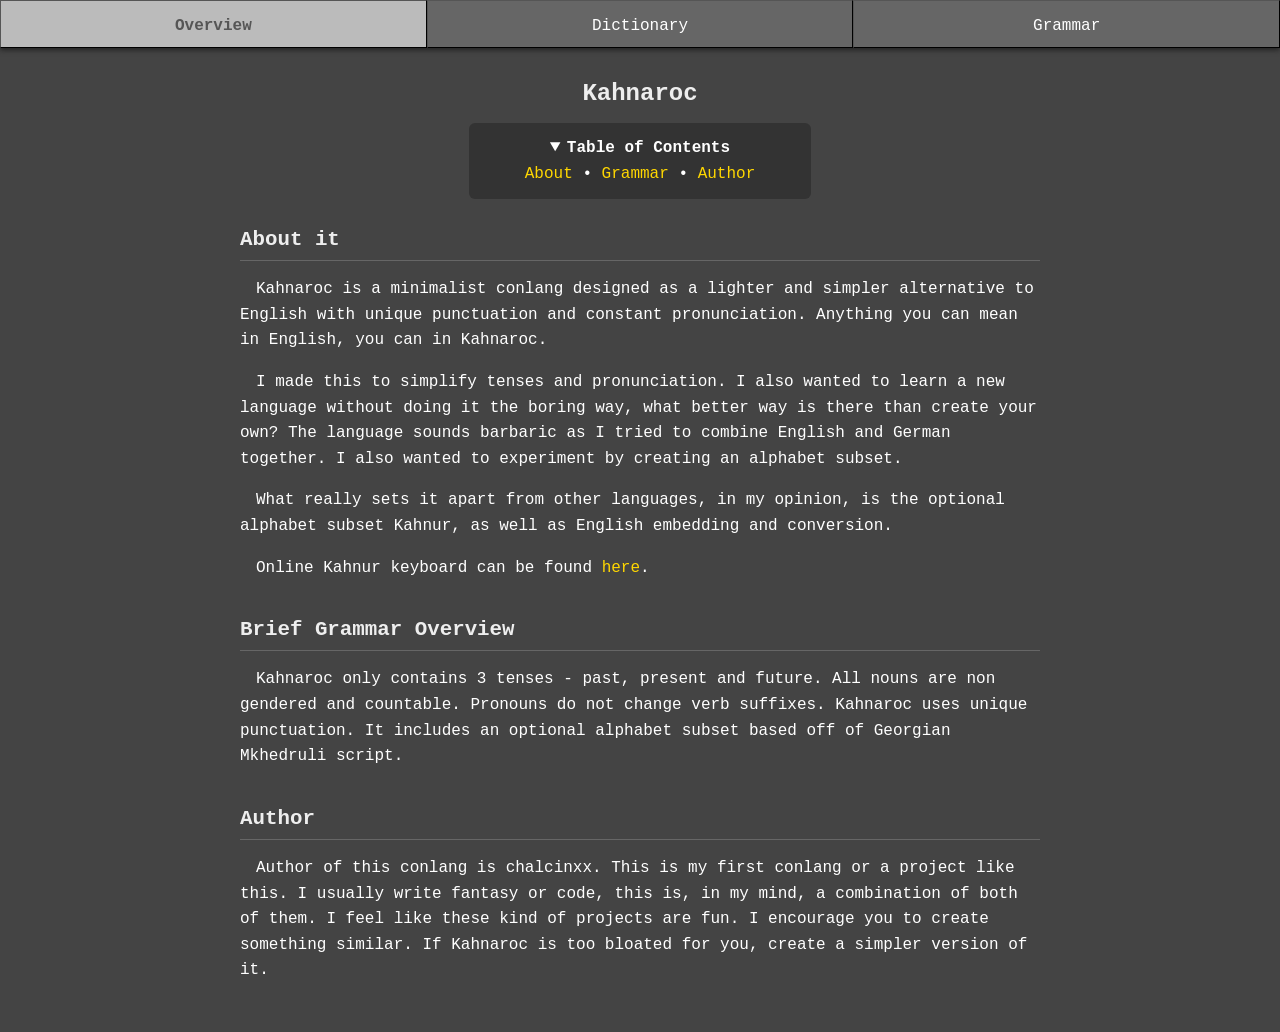
<file: index.html>
<!DOCTYPE html>
<html lang="en">
   <head>
      <meta charset="UTF-8">
      <meta name="viewport" content="width=device-width, initial-scale=1.0">
      <title>Kahnaroc</title>
      <link rel="stylesheet" href="top_bar_style.css?v=4">
   </head>

   <body>
      <div id="top_bar">
         <a class="selected">Overview</a>
         <a href="dictionary/index.html">Dictionary</a>
         <a href="grammar_rules/index.html">Grammar</a>
      </div>

      <div id="body">
         <h1>Kahnaroc</h1>

         <details id="toc" open>
            <summary>Table of Contents</summary>
            <a href="#about">About</a> •
            <a href="#grammar">Grammar</a> •
            <a href="#author">Author</a>
         </details>

         <section>         
            <h3 id="about">About it</h3>
            <p><span></span>Kahnaroc is a minimalist conlang designed as a lighter and simpler alternative to English with unique punctuation and constant pronunciation. Anything you can mean in English, you can in Kahnaroc.</p>
            <p><span></span>I made this to simplify tenses and pronunciation. I also wanted to learn a new language without doing it the boring way, what better way is there than create your own? The language sounds barbaric as I tried to combine English and German together. I also wanted to experiment by creating an alphabet subset.</p>
            <p><span></span>What really sets it apart from other languages, in my opinion, is the optional alphabet subset Kahnur, as well as English embedding and conversion.</p>
            <p><span></span>Online Kahnur keyboard can be found <a href="keyboard/keyboard.html">here</a>.</p>
         </section>

         <section>
            <h3 id="grammar">Brief Grammar Overview</h3>
            <p><span></span>Kahnaroc only contains 3 tenses - past, present and future. All nouns are non gendered and countable. Pronouns do not change verb suffixes. Kahnaroc uses unique punctuation. It includes an optional alphabet subset based off of Georgian Mkhedruli script.</p>
         </section>

         <section>
            <h3 id="author">Author</h3>
            <p><span></span>Author of this conlang is chalcinxx. This is my first conlang or a project like this. I usually write fantasy or code, this is, in my mind, a combination of both of them. I feel like these kind of projects are fun. I encourage you to create something similar. If Kahnaroc is too bloated for you, create a simpler version of it.</p>
         </section>
      </div>
   </body>
</html>
</file>
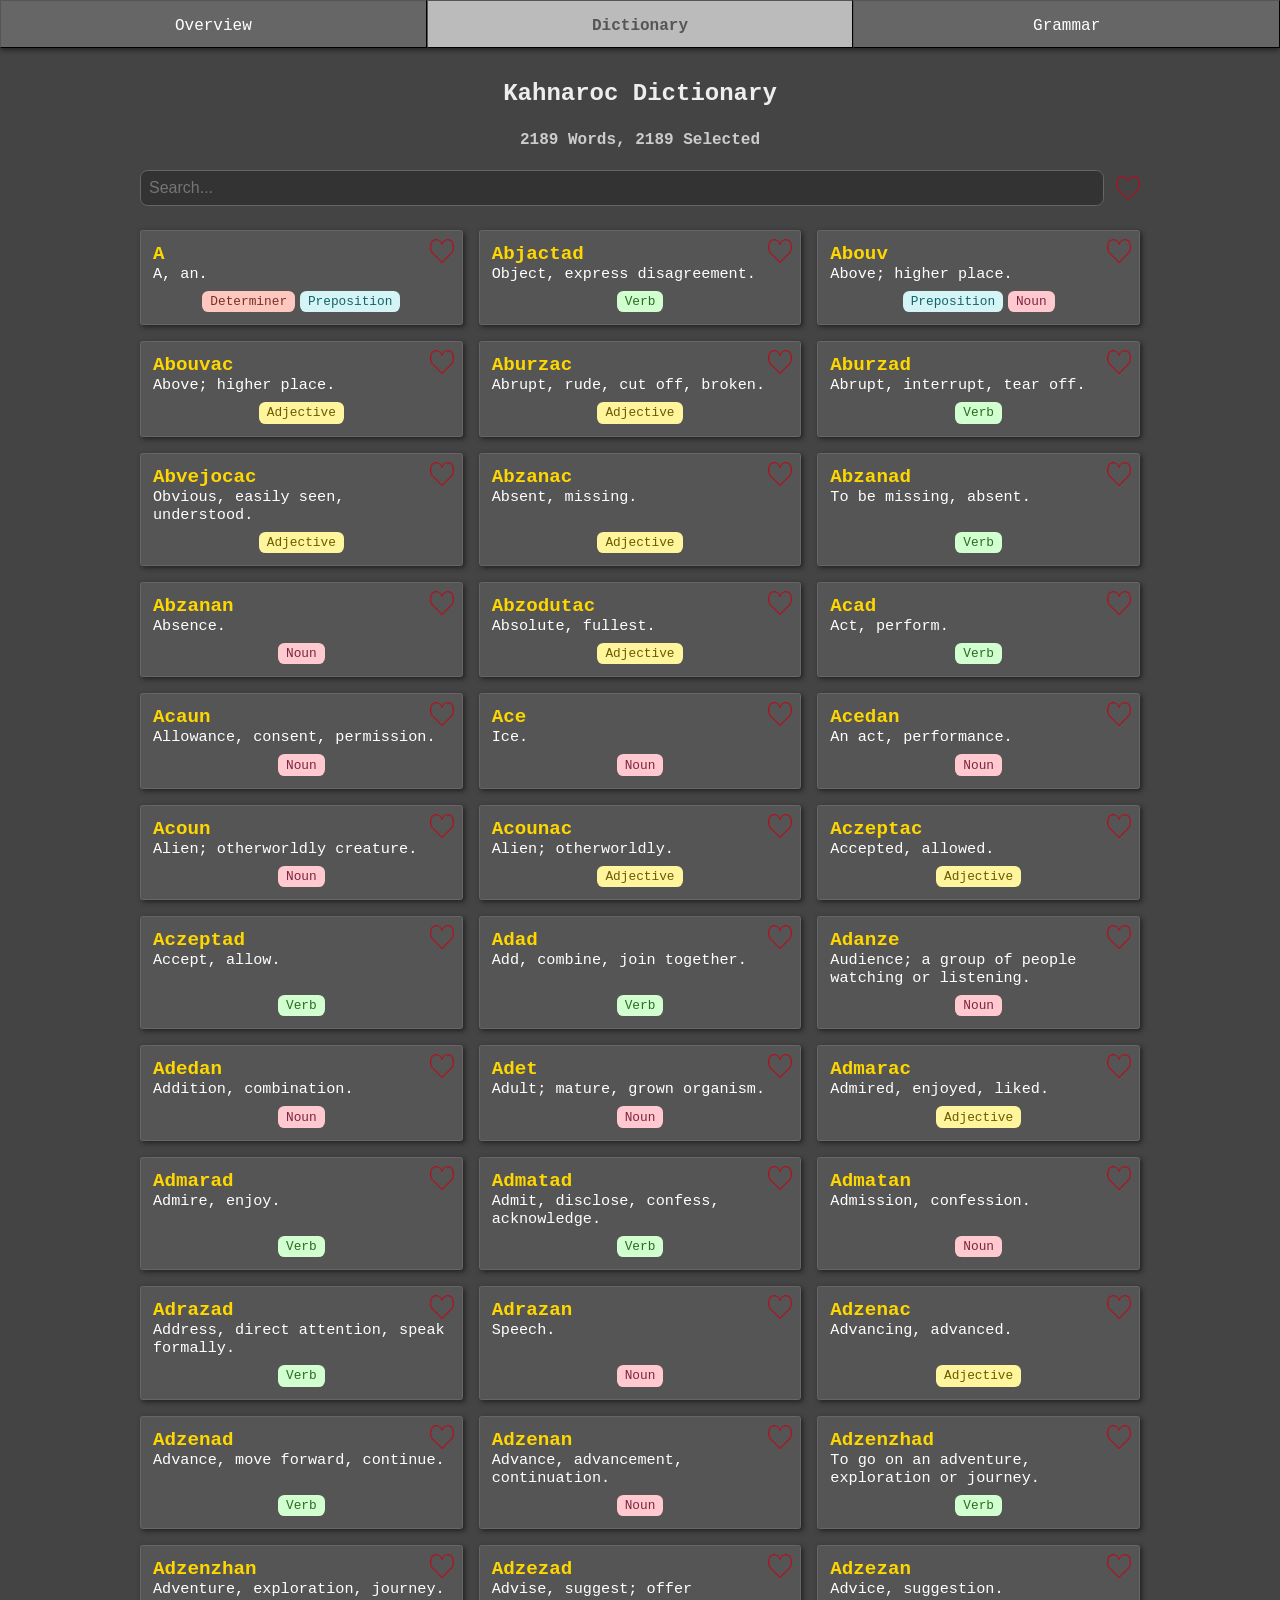
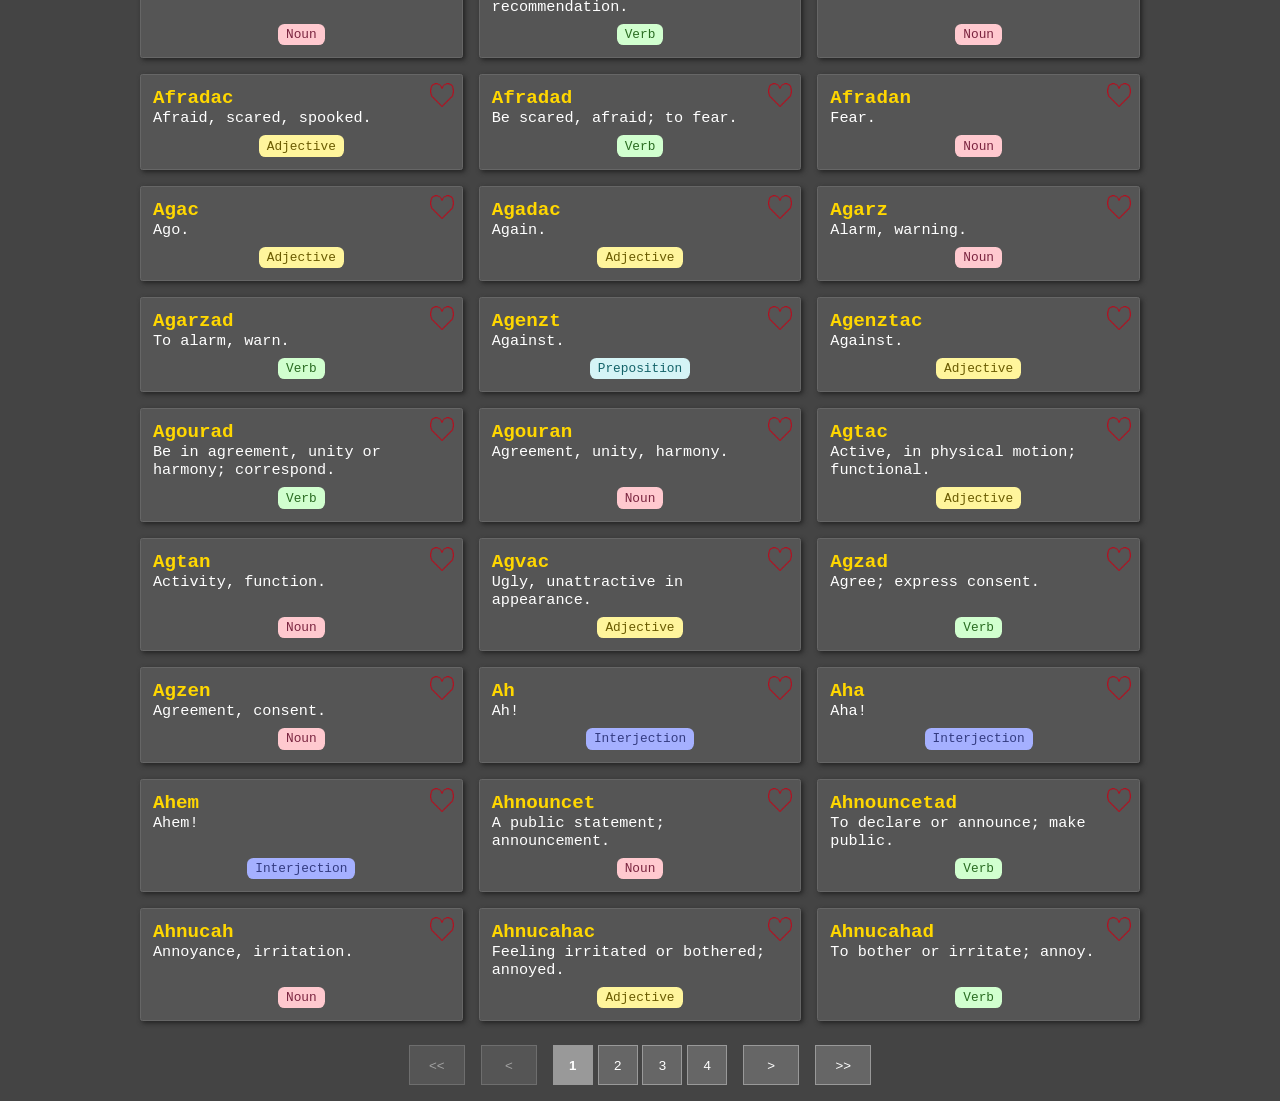
<file: dictionary/index.html>
<!DOCTYPE html>
<html lang="en">
   <head>
      <meta charset="UTF-8">
      <meta name="viewport" content="width=device-width, initial-scale=1.0">
      <title>Dictionary</title>
      <link rel="stylesheet" href="style.css?v=3">
      <link rel="stylesheet" href="../top_bar_style.css?v=4">
   </head>

   <body>
      <div id="top_bar">
         <a href="../index.html">Overview</a>
         <a class="selected">Dictionary</a>
         <a href="../grammar_rules/index.html">Grammar</a>
      </div>

      <div id="dictionary_container">
         <h1>Kahnaroc Dictionary</h1>
         <h4 id="sub_header"></h4>

         <div id="search_wrapper">
            <input type="text" id="search_bar" placeholder="Search..." onfocus="this.select()"/>
            <img id="show_favorites" src="../assets/heart.png"/>
         </div>

         <div id="dictionary"></div>

         <div id="pagination">
            <button id="first_page">&lt;&lt;</button>
            <button id="prev_page">&lt;</button>
            <div id="page_numbers"></div>
            <button id="next_page">&gt;</button>
            <button id="last_page">&gt;&gt;</button>
         </div>
      </div>

      <script src="script.js?v=3"></script>
   </body>
</html>
</file>
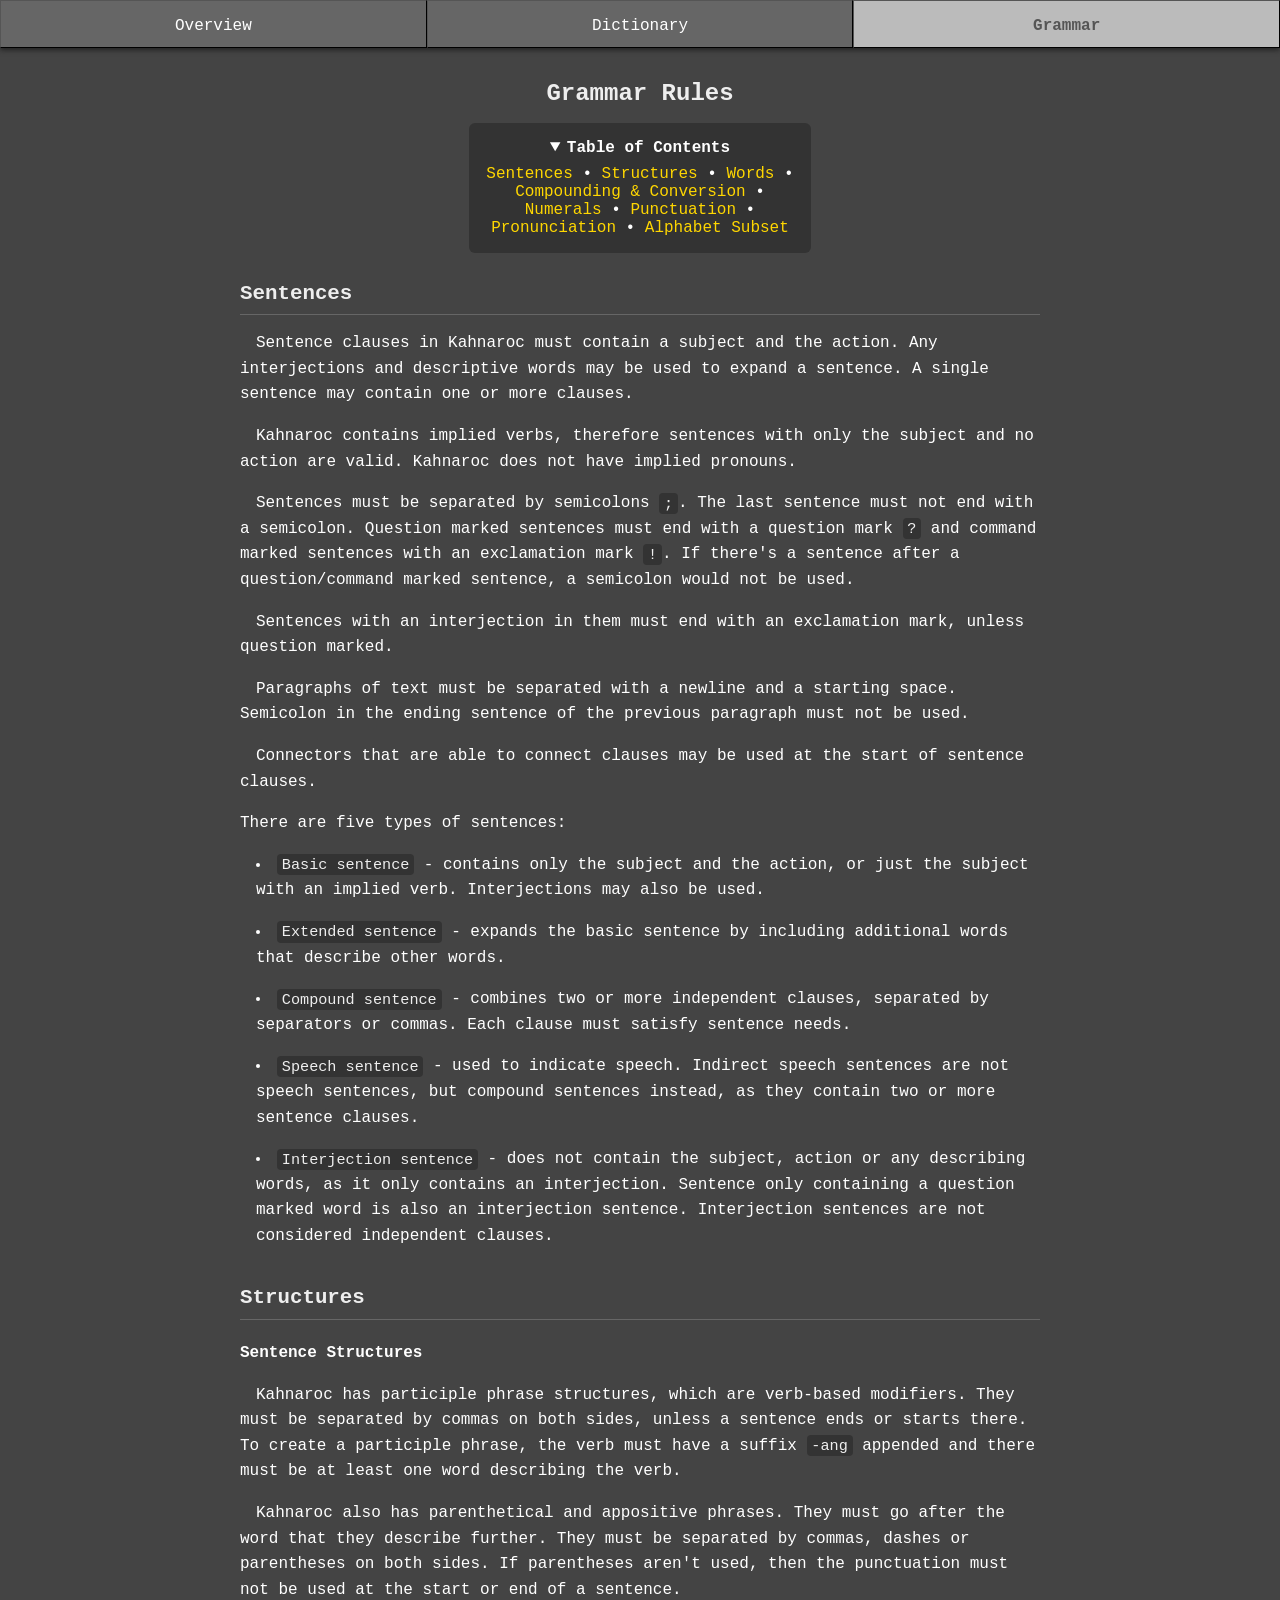
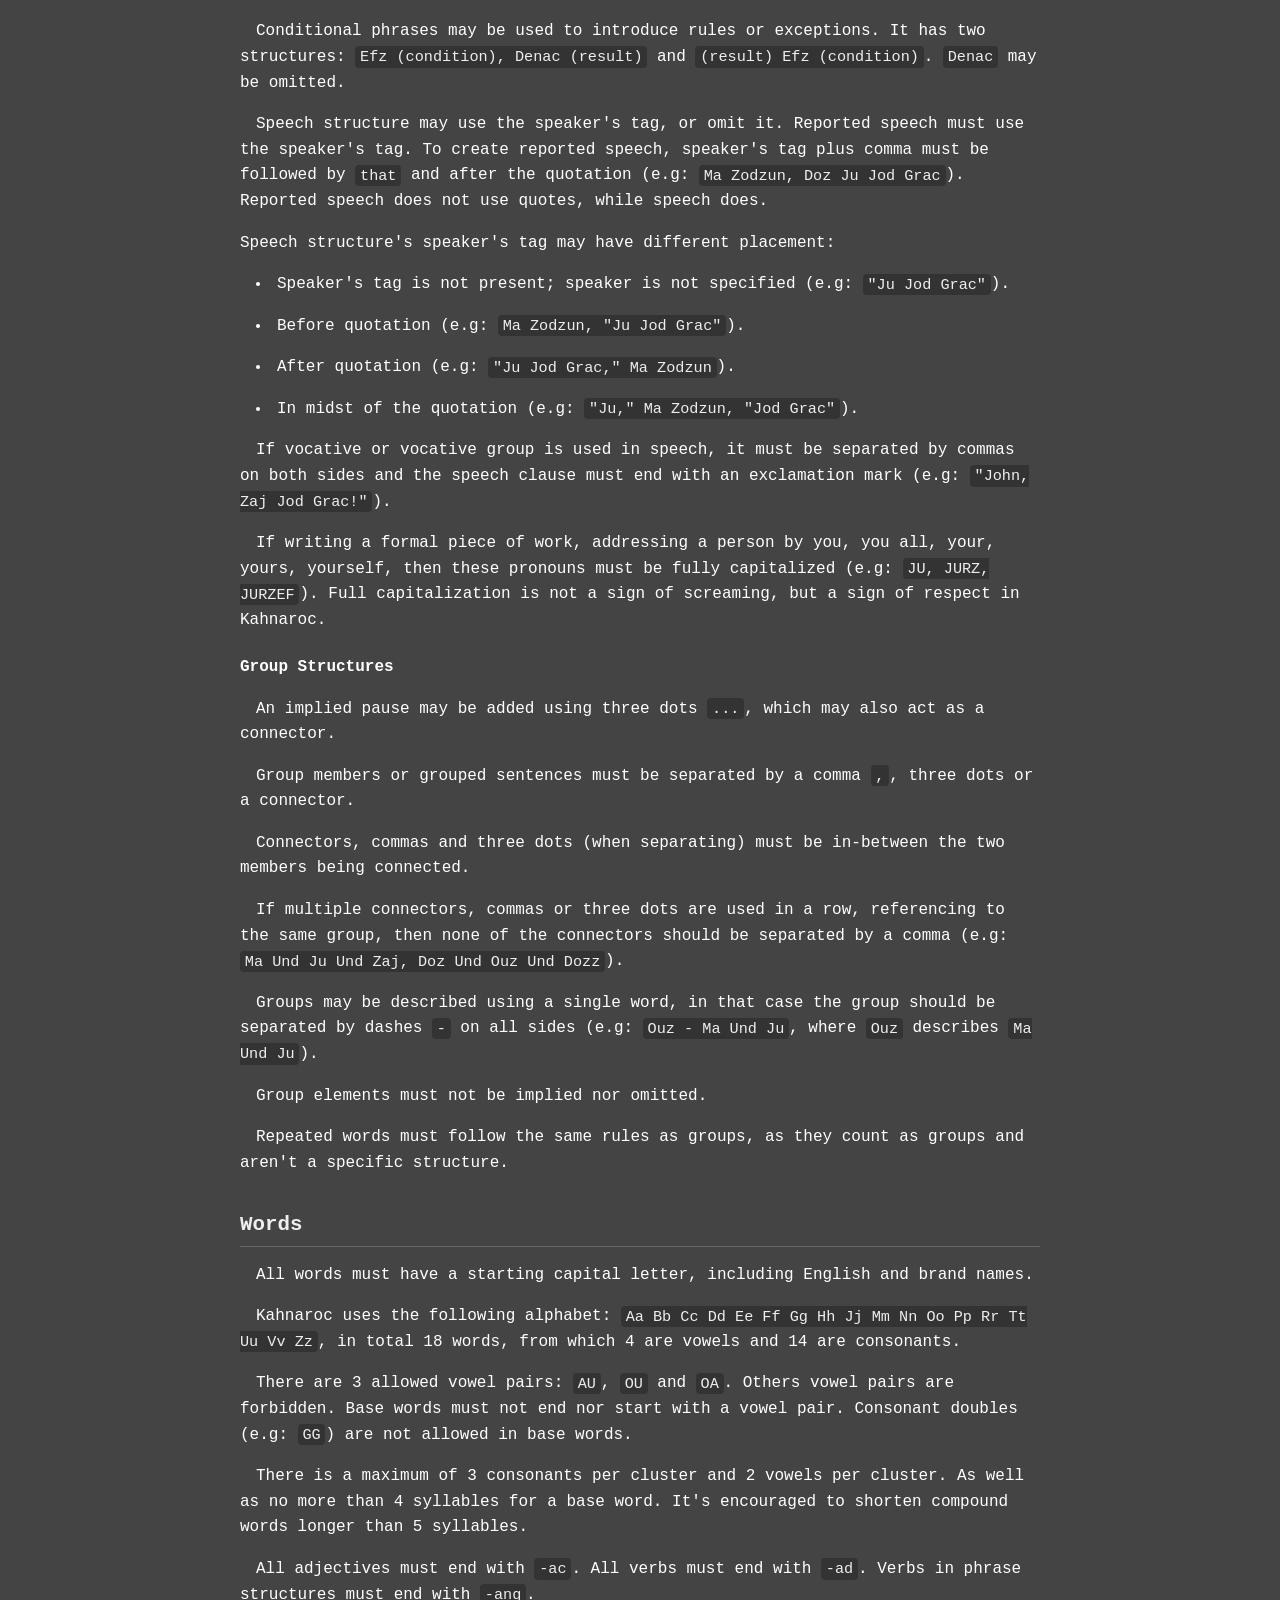
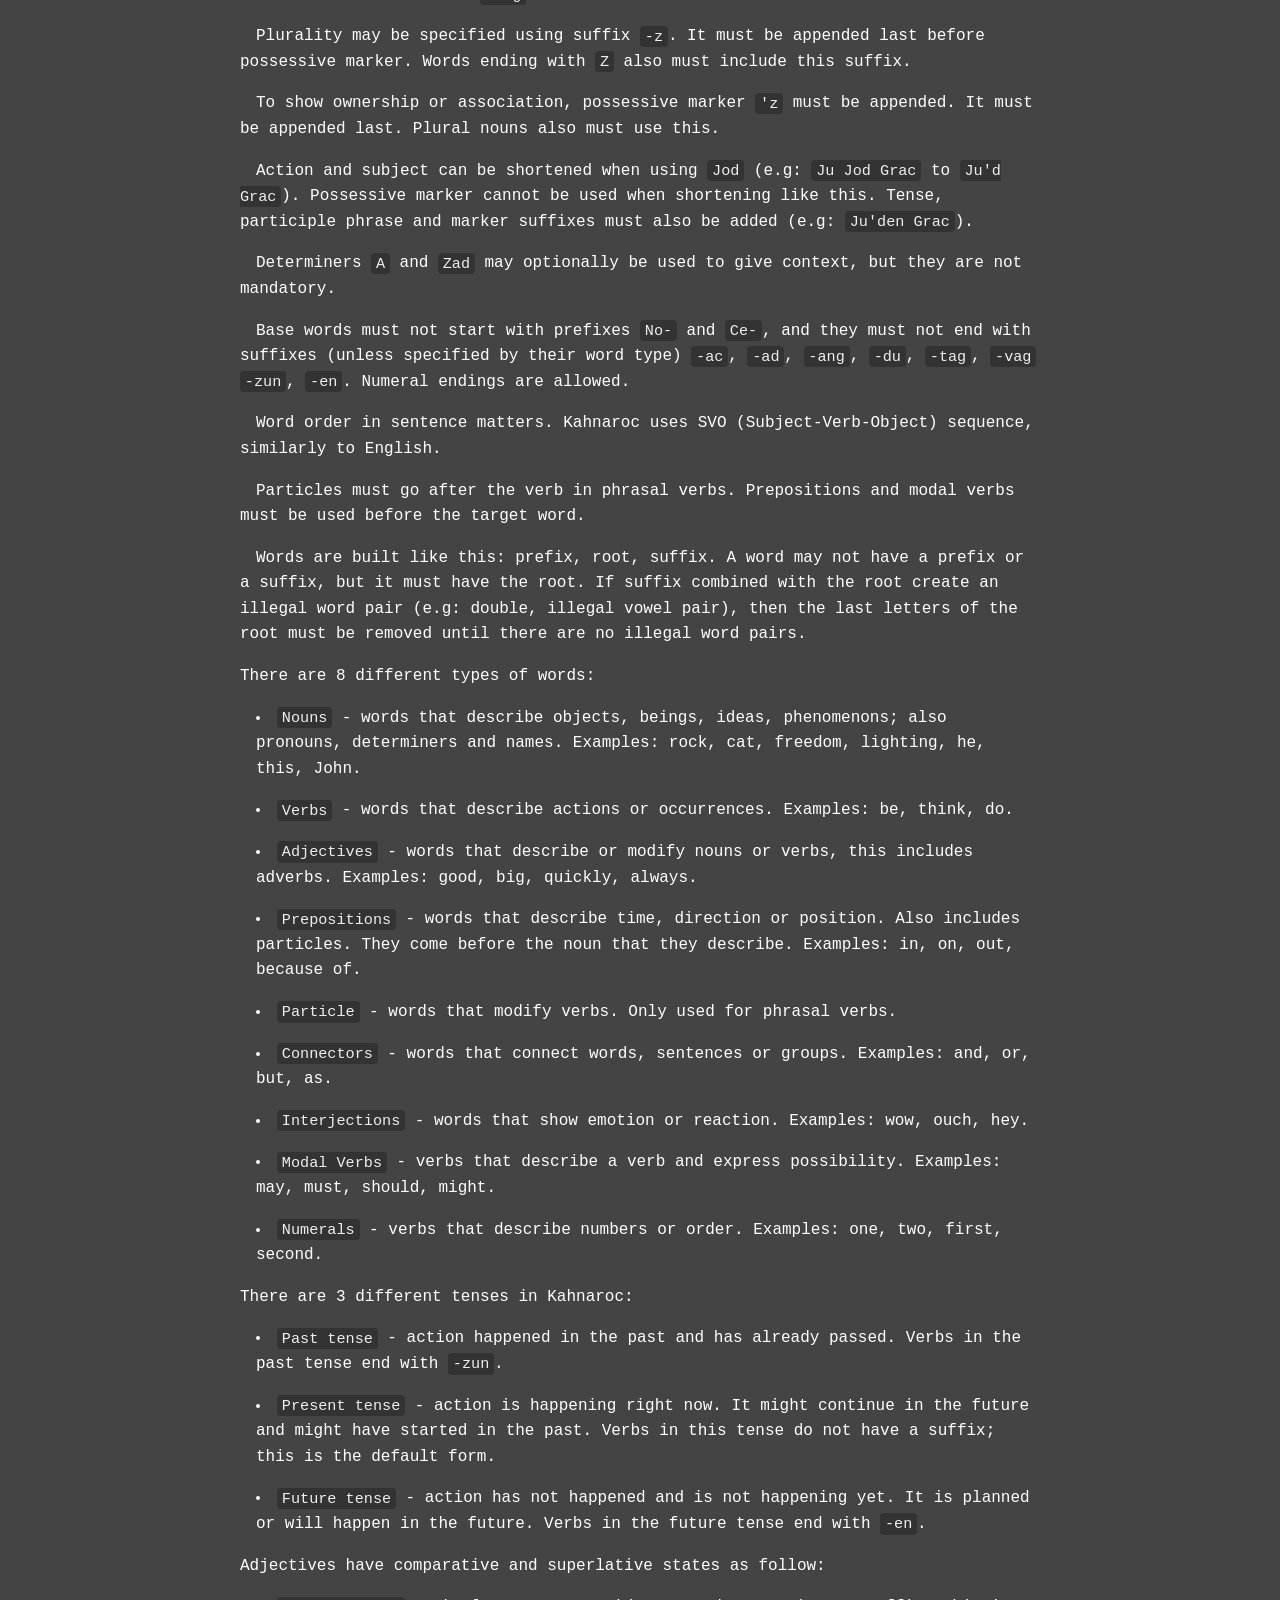
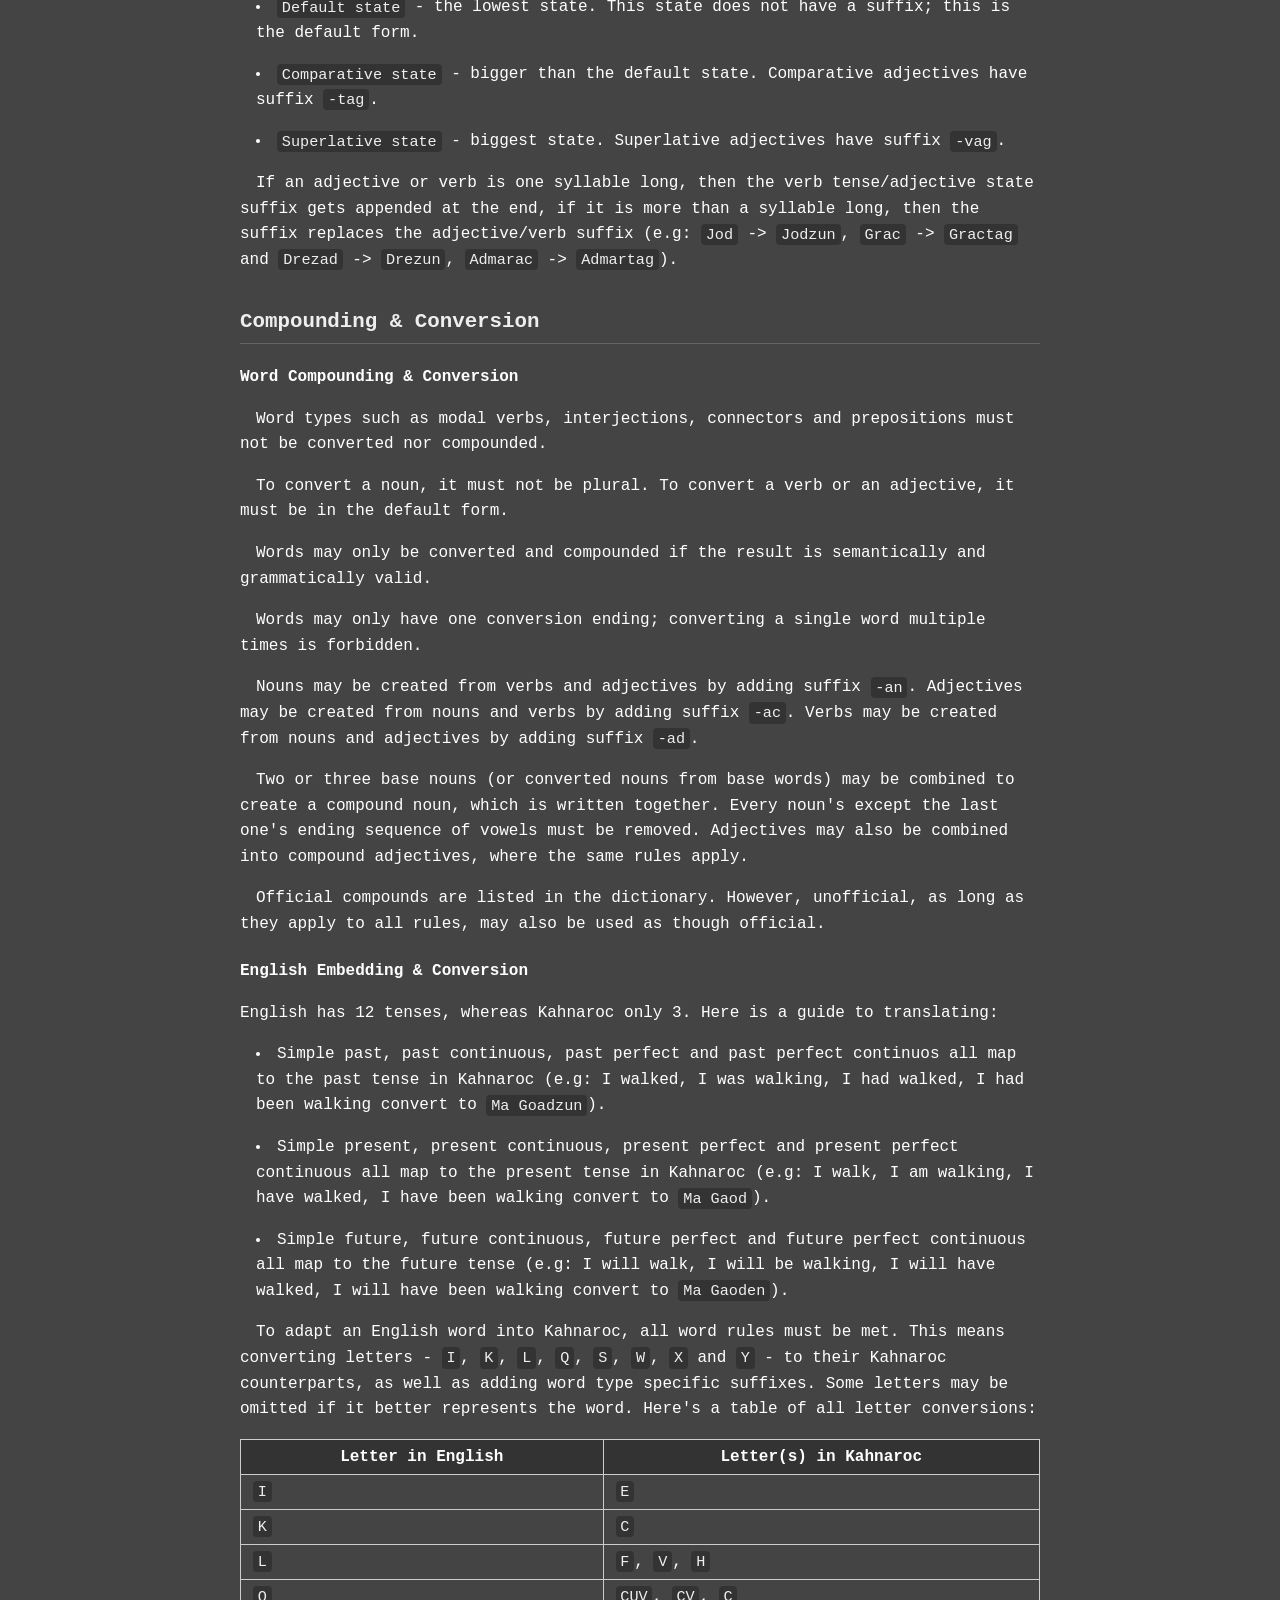
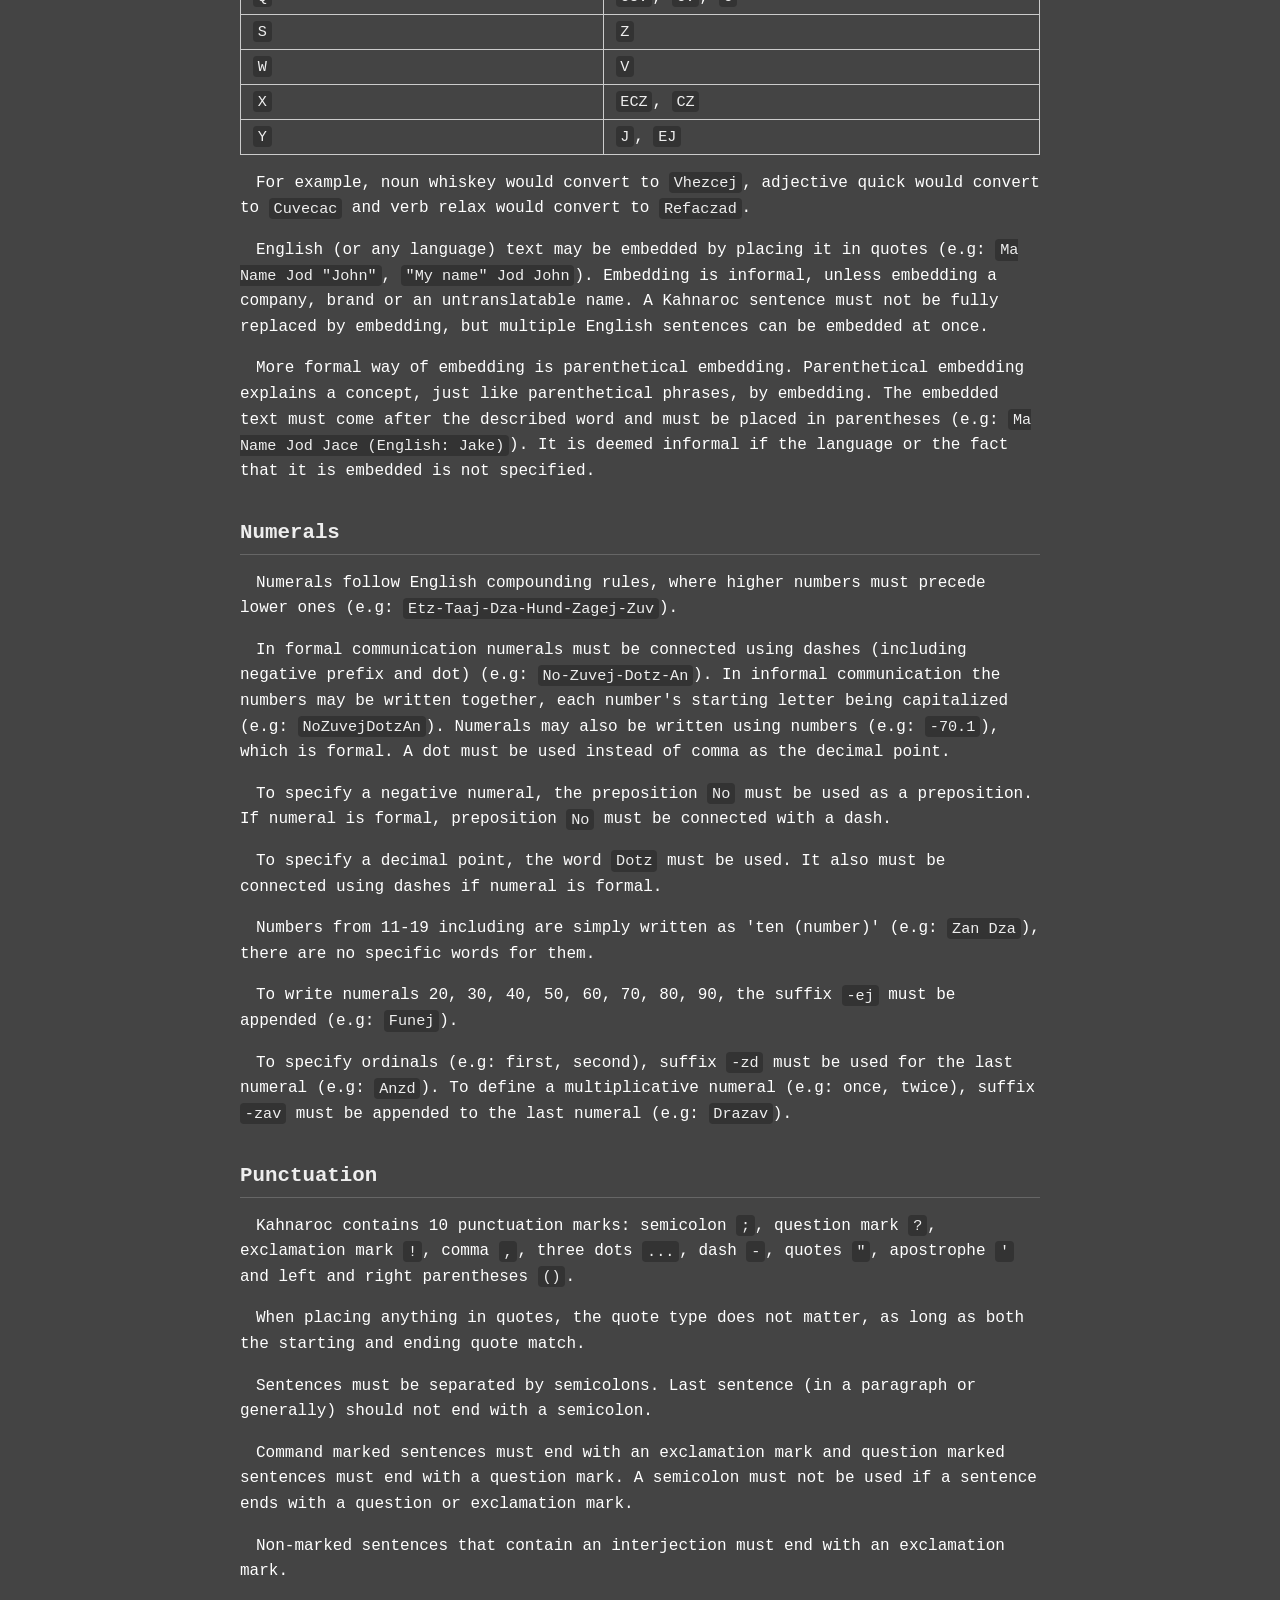
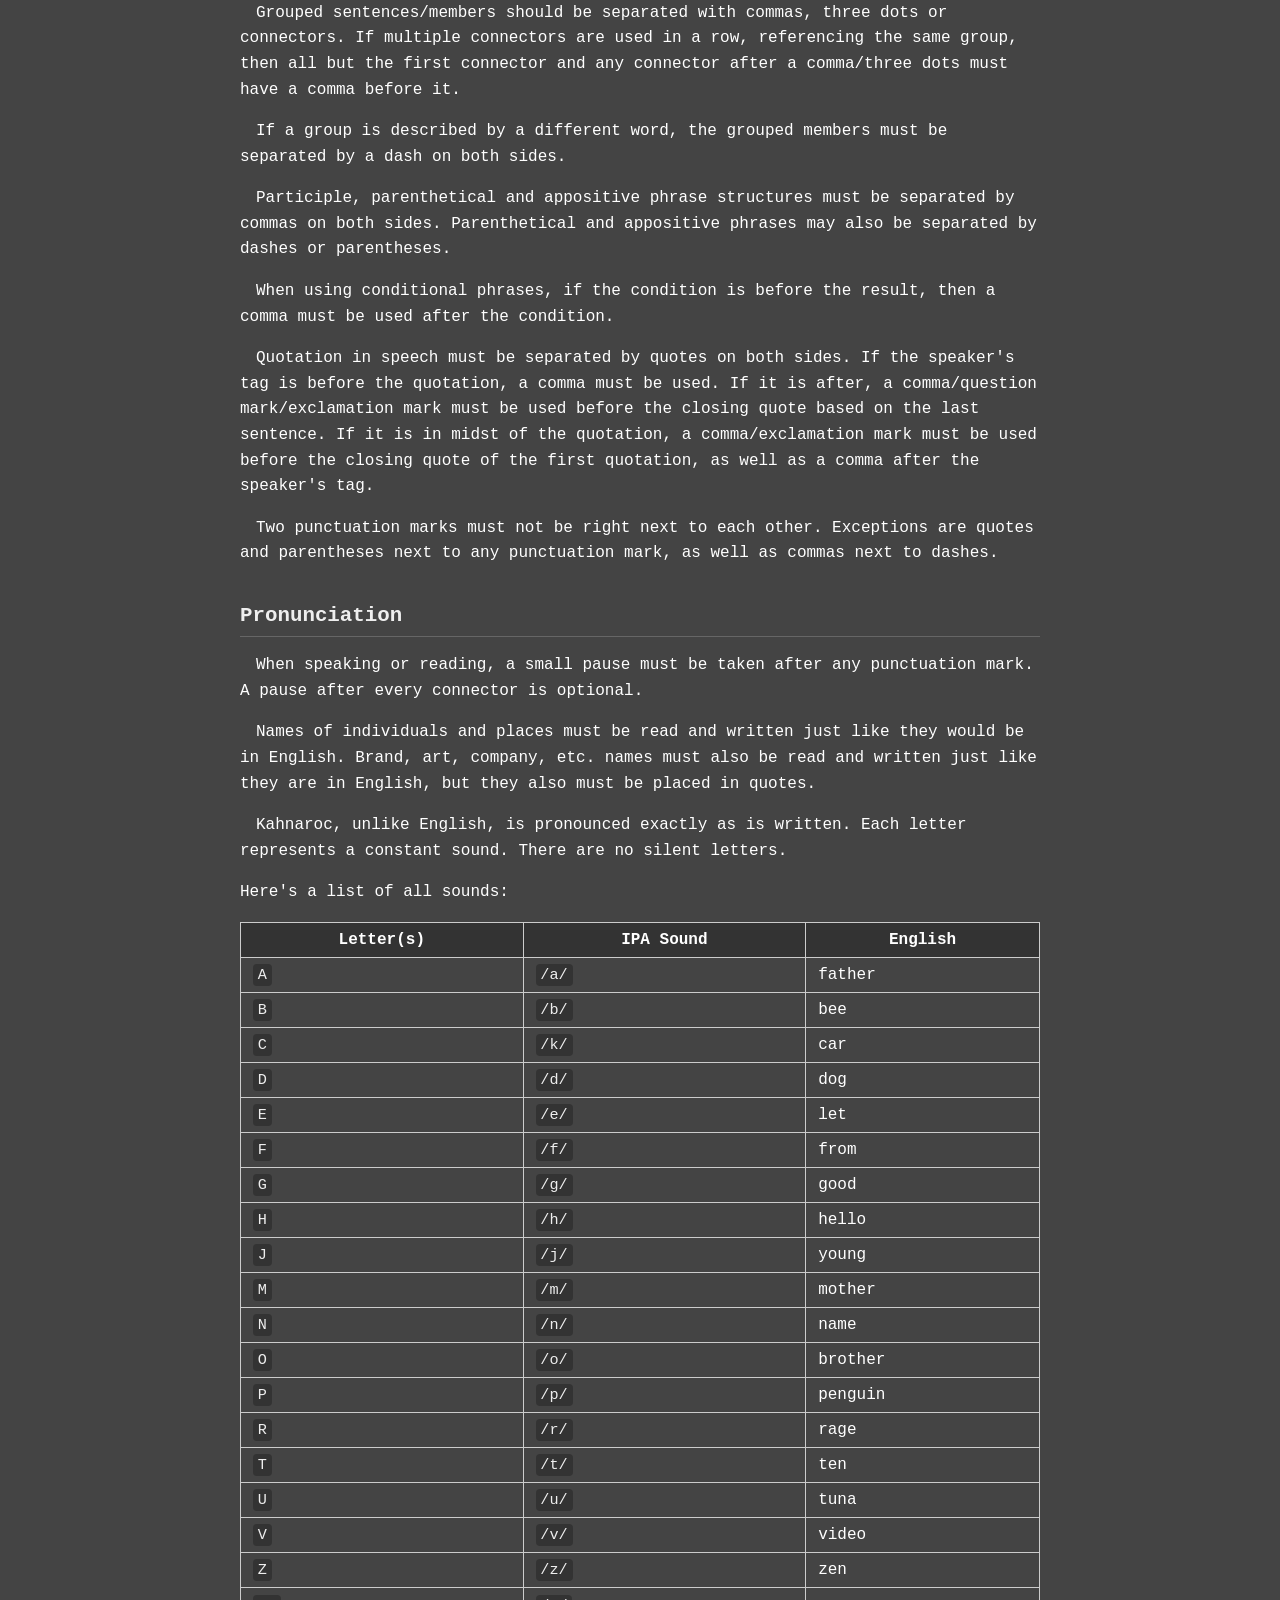
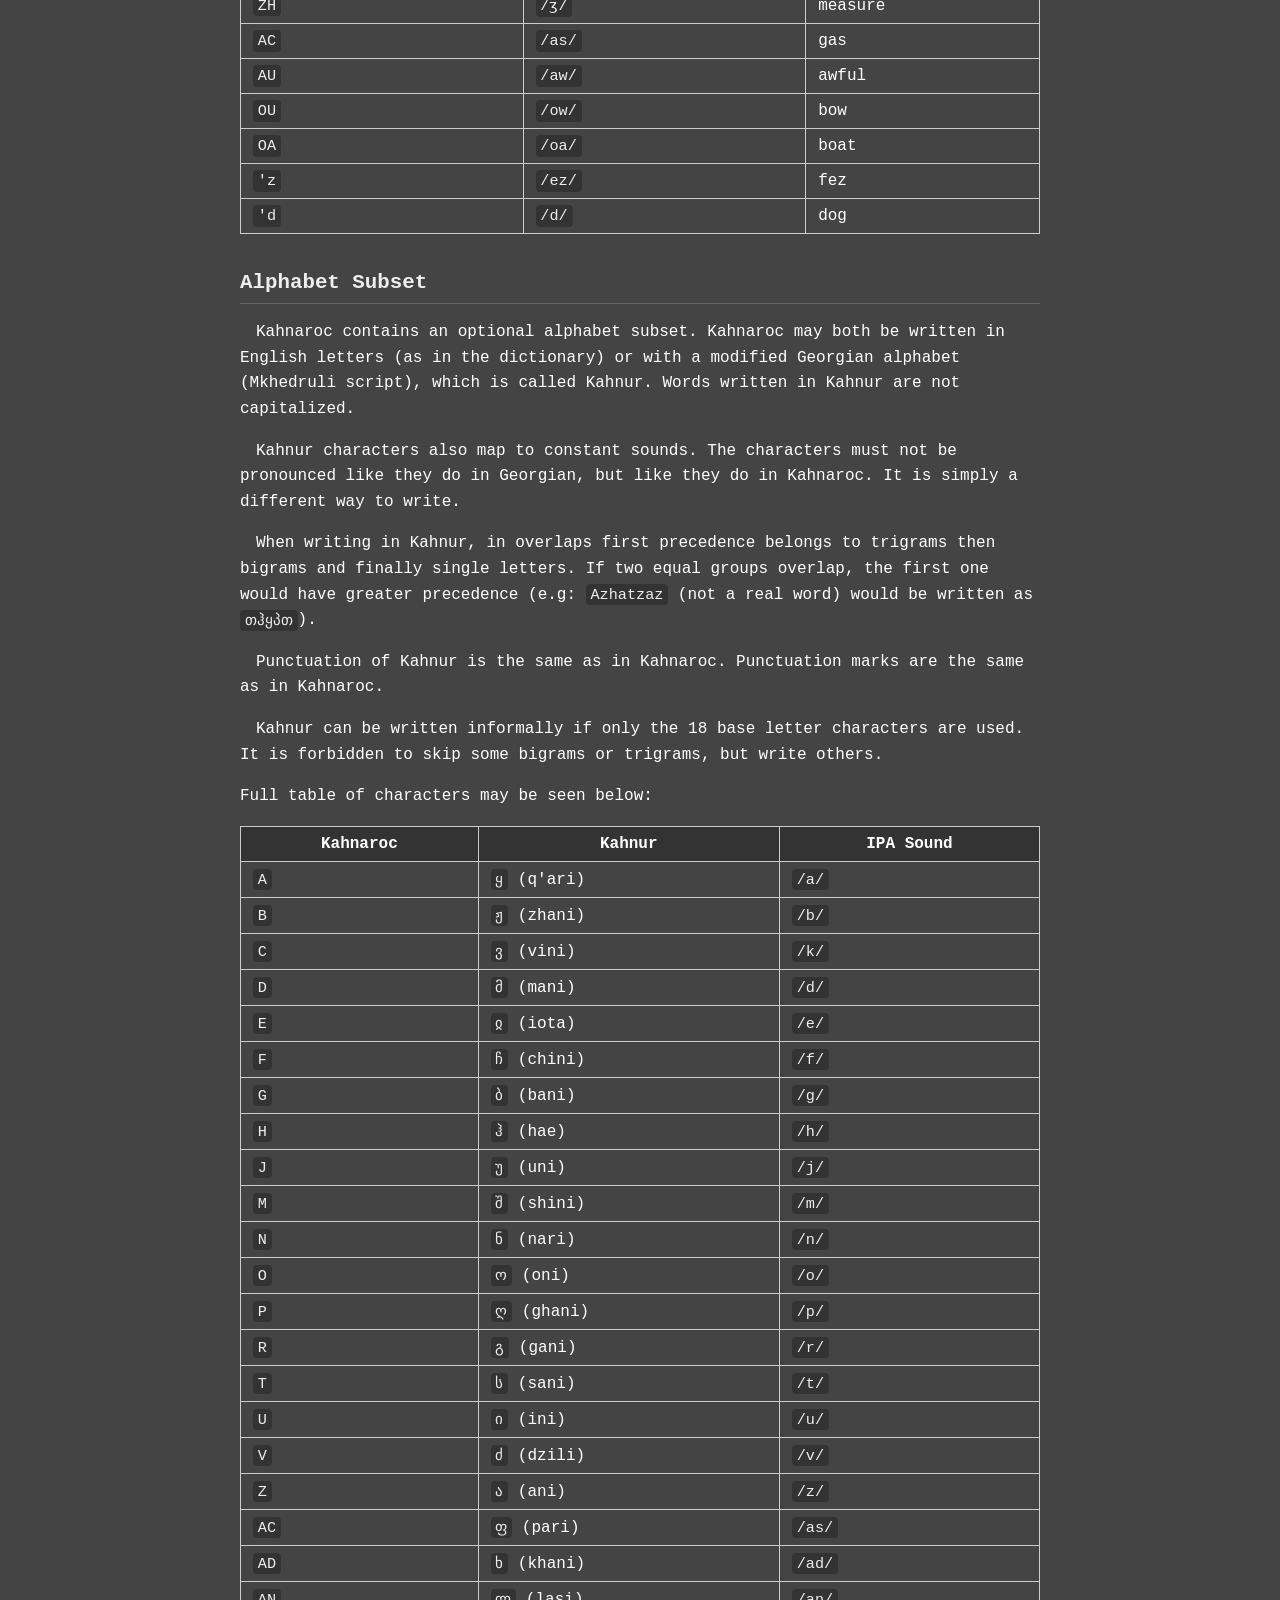
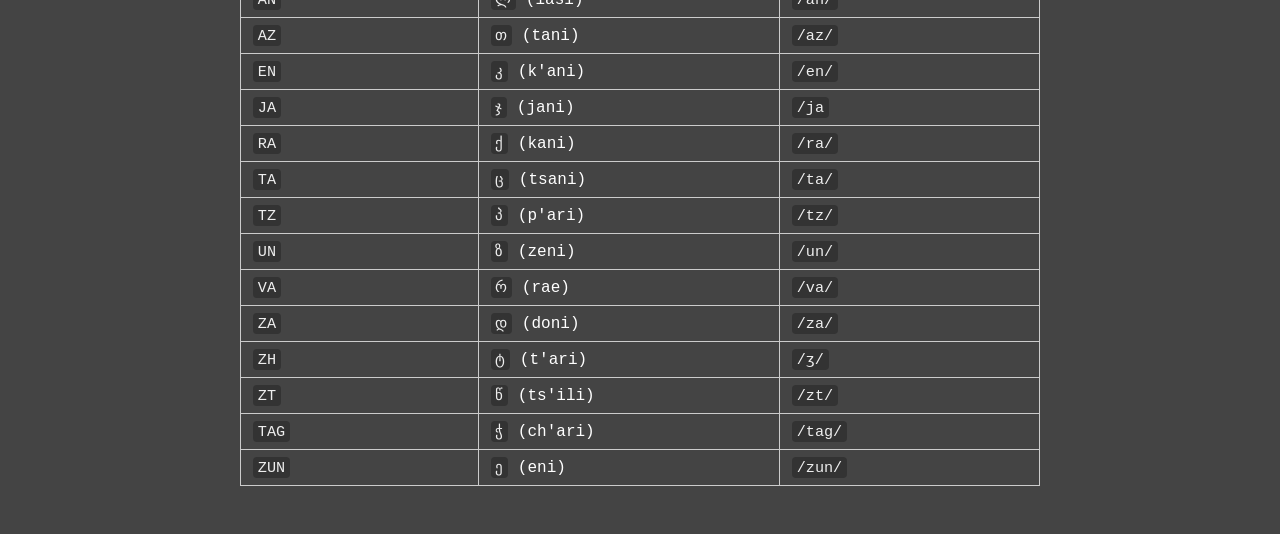
<file: grammar_rules/index.html>
<!DOCTYPE html>
<html lang="en">
   <head>
      <meta charset="UTF-8">
      <meta name="viewport" content="width=device-width, initial-scale=1.0">
      <title>Grammar Rules</title>
      <link rel="stylesheet" href="../top_bar_style.css?v=4">
   </head>

   <body>
      <div id="top_bar">
         <a href="../index.html">Overview</a>
         <a href="../dictionary/index.html">Dictionary</a>
         <a class="selected">Grammar</a>
      </div>

      <div id="body">
         <h1>Grammar Rules</h1>

         <details id="toc" open>
            <summary>Table of Contents</summary>
            <a href="#sentences">Sentences</a> •
            <a href="#structures">Structures</a> •
            <a href="#words">Words</a> •
            <a href="#compounding">Compounding & Conversion</a> •
            <a href="#numerals">Numerals</a> •
            <a href="#punctuation">Punctuation</a> •
            <a href="#pronunciation">Pronunciation</a> •
            <a href="#alphabet">Alphabet Subset</a>
         </details>

         <section>
            <h3 id="sentences">Sentences</h3>
            <p><span></span>Sentence clauses in Kahnaroc must contain a subject and the action. Any interjections and descriptive words may be used to expand a sentence. A single sentence may contain one or more clauses.</p>
            <p><span></span>Kahnaroc contains implied verbs, therefore sentences with only the subject and no action are valid. Kahnaroc does not have implied pronouns.</p>
            <p><span></span>Sentences must be separated by semicolons <code>;</code>. The last sentence must not end with a semicolon. Question marked sentences must end with a question mark <code>?</code> and command marked sentences with an exclamation mark <code>!</code>. If there's a sentence after a question/command marked sentence, a semicolon would not be used.</p>
            <p><span></span>Sentences with an interjection in them must end with an exclamation mark, unless question marked.</p>
            <p><span></span>Paragraphs of text must be separated with a newline and a starting space. Semicolon in the ending sentence of the previous paragraph must not be used.</p>
            <p><span></span>Connectors that are able to connect clauses may be used at the start of sentence clauses.</p>
            <p>There are five types of sentences:</p>
            <ul>
               <li><code>Basic sentence</code> - contains only the subject and the action, or just the subject with an implied verb. Interjections may also be used.</li>
               <li><code>Extended sentence</code> - expands the basic sentence by including additional words that describe other words.</li>
               <li><code>Compound sentence</code> - combines two or more independent clauses, separated by separators or commas. Each clause must satisfy sentence needs.</li>
               <li><code>Speech sentence</code> - used to indicate speech. Indirect speech sentences are not speech sentences, but compound sentences instead, as they contain two or more sentence clauses.</li>
               <li><code>Interjection sentence</code> - does not contain the subject, action or any describing words, as it only contains an interjection. Sentence only containing a question marked word is also an interjection sentence. Interjection sentences are not considered independent clauses.</li>
            </ul>
         </section>

         <section>
            <h3 id="structures">Structures</h3>
            <h4>Sentence Structures</h4>
            <p><span></span>Kahnaroc has participle phrase structures, which are verb-based modifiers. They must be separated by commas on both sides, unless a sentence ends or starts there. To create a participle phrase, the verb must have a suffix <code>-ang</code> appended and there must be at least one word describing the verb.</p>
            <p><span></span>Kahnaroc also has parenthetical and appositive phrases. They must go after the word that they describe further. They must be separated by commas, dashes or parentheses on both sides. If parentheses aren't used, then the punctuation must not be used at the start or end of a sentence.</p>
            <p><span></span>Conditional phrases may be used to introduce rules or exceptions. It has two structures: <code>Efz (condition), Denac (result)</code> and <code>(result) Efz (condition)</code>. <code>Denac</code> may be omitted.</p>
            <p><span></span>Speech structure may use the speaker's tag, or omit it. Reported speech must use the speaker's tag. To create reported speech, speaker's tag plus comma must be followed by <code>that</code> and after the quotation (e.g: <code>Ma Zodzun, Doz Ju Jod Grac</code>). Reported speech does not use quotes, while speech does.</p>
            <p>Speech structure's speaker's tag may have different placement:</p>
            <ul>
               <li>Speaker's tag is not present; speaker is not specified (e.g: <code>"Ju Jod Grac"</code>).</li>
               <li>Before quotation (e.g: <code>Ma Zodzun, "Ju Jod Grac"</code>).</li>
               <li>After quotation (e.g: <code>"Ju Jod Grac," Ma Zodzun</code>).</li>
               <li>In midst of the quotation (e.g: <code>"Ju," Ma Zodzun, "Jod Grac"</code>).</li>
            </ul>
            <p><span></span>If vocative or vocative group is used in speech, it must be separated by commas on both sides and the speech clause must end with an exclamation mark (e.g: <code>"John, Zaj Jod Grac!"</code>).</p>
            <p><span></span>If writing a formal piece of work, addressing a person by you, you all, your, yours, yourself, then these pronouns must be fully capitalized (e.g: <code>JU, JURZ, JURZEF</code>). Full capitalization is not a sign of screaming, but a sign of respect in Kahnaroc.</p>
            <h4>Group Structures</h4>
            <p><span></span>An implied pause may be added using three dots <code>...</code>, which may also act as a connector.</p>
            <p><span></span>Group members or grouped sentences must be separated by a comma <code>,</code>, three dots or a connector.</p>
            <p><span></span>Connectors, commas and three dots (when separating) must be in-between the two members being connected.</p>
            <p><span></span>If multiple connectors, commas or three dots are used in a row, referencing to the same group, then none of the connectors should be separated by a comma (e.g: <code>Ma Und Ju Und Zaj, Doz Und Ouz Und Dozz</code>).</p>
            <p><span></span>Groups may be described using a single word, in that case the group should be separated by dashes <code>-</code> on all sides (e.g: <code>Ouz - Ma Und Ju</code>, where <code>Ouz</code> describes <code>Ma Und Ju</code>).</p>
            <p><span></span>Group elements must not be implied nor omitted.</p>
            <p><span></span>Repeated words must follow the same rules as groups, as they count as groups and aren't a specific structure.</p>
         </section>

         <section>
            <h3 id="words">Words</h3>
            <p><span></span>All words must have a starting capital letter, including English and brand names.</p>
            <p><span></span>Kahnaroc uses the following alphabet: <code>Aa Bb Cc Dd Ee Ff Gg Hh Jj Mm Nn Oo Pp Rr Tt Uu Vv Zz</code>, in total 18 words, from which 4 are vowels and 14 are consonants.</p>
            <p><span></span>There are 3 allowed vowel pairs: <code>AU</code>, <code>OU</code> and <code>OA</code>. Others vowel pairs are forbidden. Base words must not end nor start with a vowel pair. Consonant doubles (e.g: <code>GG</code>) are not allowed in base words.</p>
            <p><span></span>There is a maximum of 3 consonants per cluster and 2 vowels per cluster. As well as no more than 4 syllables for a base word. It's encouraged to shorten compound words longer than 5 syllables.</p>
            <p><span></span>All adjectives must end with <code>-ac</code>. All verbs must end with <code>-ad</code>. Verbs in phrase structures must end with <code>-ang</code>.</p>
            <p><span></span>Plurality may be specified using suffix <code>-z</code>. It must be appended last before possessive marker. Words ending with <code>Z</code> also must include this suffix.</p>
            <p><span></span>To show ownership or association, possessive marker <code>'z</code> must be appended. It must be appended last. Plural nouns also must use this.</p>
            <p><span></span>Action and subject can be shortened when using <code>Jod</code> (e.g: <code>Ju Jod Grac</code> to <code>Ju'd Grac</code>). Possessive marker cannot be used when shortening like this. Tense, participle phrase and marker suffixes must also be added (e.g: <code>Ju'den Grac</code>).</p>
            <p><span></span>Determiners <code>A</code> and <code>Zad</code> may optionally be used to give context, but they are not mandatory.</p>
            <p><span></span>Base words must not start with prefixes <code>No-</code> and <code>Ce-</code>, and they must not end with suffixes (unless specified by their word type) <code>-ac</code>, <code>-ad</code>, <code>-ang</code>, <code>-du</code>, <code>-tag</code>, <code>-vag</code> <code>-zun</code>, <code>-en</code>. Numeral endings are allowed.</p>
            <p><span></span>Word order in sentence matters. Kahnaroc uses SVO (Subject-Verb-Object) sequence, similarly to English.</p>
            <p><span></span>Particles must go after the verb in phrasal verbs. Prepositions and modal verbs must be used before the target word.</p>
            <p><span></span>Words are built like this: prefix, root, suffix. A word may not have a prefix or a suffix, but it must have the root. If suffix combined with the root create an illegal word pair (e.g: double, illegal vowel pair), then the last letters of the root must be removed until there are no illegal word pairs.</p>
            <p>There are 8 different types of words:</p>
            <ul>
               <li><code>Nouns</code> - words that describe objects, beings, ideas, phenomenons; also pronouns, determiners and names. Examples: rock, cat, freedom, lighting, he, this, John.</li>
               <li><code>Verbs</code> - words that describe actions or occurrences. Examples: be, think, do.</li>
               <li><code>Adjectives</code> - words that describe or modify nouns or verbs, this includes adverbs. Examples: good, big, quickly, always.</li>
               <li><code>Prepositions</code> - words that describe time, direction or position. Also includes particles. They come before the noun that they describe. Examples: in, on, out, because of.</li>
               <li><code>Particle</code> - words that modify verbs. Only used for phrasal verbs.</li>
               <li><code>Connectors</code> - words that connect words, sentences or groups. Examples: and, or, but, as.</li>
               <li><code>Interjections</code> - words that show emotion or reaction. Examples: wow, ouch, hey.</li>
               <li><code>Modal Verbs</code> - verbs that describe a verb and express possibility. Examples: may, must, should, might.</li>
               <li><code>Numerals</code> - verbs that describe numbers or order. Examples: one, two, first, second.</li>
            </ul>
            <p>There are 3 different tenses in Kahnaroc:</p>
            <ul>
               <li><code>Past tense</code> - action happened in the past and has already passed. Verbs in the past tense end with <code>-zun</code>.</li>
               <li><code>Present tense</code> - action is happening right now. It might continue in the future and might have started in the past. Verbs in this tense do not have a suffix; this is the default form.</li>
               <li><code>Future tense</code> - action has not happened and is not happening yet. It is planned or will happen in the future. Verbs in the future tense end with <code>-en</code>.</li>
            </ul>
            <p>Adjectives have comparative and superlative states as follow:</p>
            <ul>
               <li><code>Default state</code> - the lowest state. This state does not have a suffix; this is the default form.</li>
               <li><code>Comparative state</code> - bigger than the default state. Comparative adjectives have suffix <code>-tag</code>.</li>
               <li><code>Superlative state</code> - biggest state. Superlative adjectives have suffix <code>-vag</code>.</li>
            </ul>
            <p><span></span>If an adjective or verb is one syllable long, then the verb tense/adjective state suffix gets appended at the end, if it is more than a syllable long, then the suffix replaces the adjective/verb suffix (e.g: <code>Jod</code> -> <code>Jodzun</code>, <code>Grac</code> -> <code>Gractag</code> and <code>Drezad</code> -> <code>Drezun</code>, <code>Admarac</code> -> <code>Admartag</code>).</p>
         </section>

         <section>
            <h3 id="compounding">Compounding & Conversion</h3>
            <h4>Word Compounding & Conversion</h4>
            <p><span></span>Word types such as modal verbs, interjections, connectors and prepositions must not be converted nor compounded.</p>
            <p><span></span>To convert a noun, it must not be plural. To convert a verb or an adjective, it must be in the default form.</p>
            <p><span></span>Words may only be converted and compounded if the result is semantically and grammatically valid.</p>
            <p><span></span>Words may only have one conversion ending; converting a single word multiple times is forbidden.</p>
            <p><span></span>Nouns may be created from verbs and adjectives by adding suffix <code>-an</code>. Adjectives may be created from nouns and verbs by adding suffix <code>-ac</code>. Verbs may be created from nouns and adjectives by adding suffix <code>-ad</code>.</p>
            <p><span></span>Two or three base nouns (or converted nouns from base words) may be combined to create a compound noun, which is written together. Every noun's except the last one's ending sequence of vowels must be removed. Adjectives may also be combined into compound adjectives, where the same rules apply.</p>
            <p><span></span>Official compounds are listed in the dictionary. However, unofficial, as long as they apply to all rules, may also be used as though official.</p>
            <h4>English Embedding & Conversion</h4>
            <p>English has 12 tenses, whereas Kahnaroc only 3. Here is a guide to translating:</p>
            <ul>
               <li>Simple past, past continuous, past perfect and past perfect continuos all map to the past tense in Kahnaroc (e.g: I walked, I was walking, I had walked, I had been walking convert to <code>Ma Goadzun</code>).</li>
               <li>Simple present, present continuous, present perfect and present perfect continuous all map to the present tense in Kahnaroc (e.g: I walk, I am walking, I have walked, I have been walking convert to <code>Ma Gaod</code>).</li>
               <li>Simple future, future continuous, future perfect and future perfect continuous all map to the future tense (e.g: I will walk, I will be walking, I will have walked, I will have been walking convert to <code>Ma Gaoden</code>).</li>
            </ul>
            <p><span></span>To adapt an English word into Kahnaroc, all word rules must be met. This means converting letters - <code>I</code>, <code>K</code>, <code>L</code>, <code>Q</code>, <code>S</code>, <code>W</code>, <code>X</code> and <code>Y</code> - to their Kahnaroc counterparts, as well as adding word type specific suffixes. Some letters may be omitted if it better represents the word. Here's a table of all letter conversions:</p>
            <table>
               <thead><tr>
                  <th>Letter in English</th>
                  <th>Letter(s) in Kahnaroc</th>
               </tr></thead>
               <tbody>
                  <tr><td><code>I</code></td><td><code>E</code></td></tr>
                  <tr><td><code>K</code></td><td><code>C</code></td></tr>
                  <tr><td><code>L</code></td><td><code>F</code>, <code>V</code>, <code>H</code></td></tr>
                  <tr><td><code>Q</code></td><td><code>CUV</code>, <code>CV</code>, <code>C</code></td></tr>
                  <tr><td><code>S</code></td><td><code>Z</code></td></tr>
                  <tr><td><code>W</code></td><td><code>V</code></td></tr>
                  <tr><td><code>X</code></td><td><code>ECZ</code>, <code>CZ</code></td></tr>
                  <tr><td><code>Y</code></td><td><code>J</code>, <code>EJ</code></td></tr>
               </tbody>
            </table>
            <p><span></span>For example, noun whiskey would convert to <code>Vhezcej</code>, adjective quick would convert to <code>Cuvecac</code> and verb relax would convert to <code>Refaczad</code>.</p>
            <p><span></span>English (or any language) text may be embedded by placing it in quotes (e.g: <code>Ma Name Jod "John"</code>, <code>"My name" Jod John</code>). Embedding is informal, unless embedding a company, brand or an untranslatable name. A Kahnaroc sentence must not be fully replaced by embedding, but multiple English sentences can be embedded at once.</p>
            <p><span></span>More formal way of embedding is parenthetical embedding. Parenthetical embedding explains a concept, just like parenthetical phrases, by embedding. The embedded text must come after the described word and must be placed in parentheses (e.g: <code>Ma Name Jod Jace (English: Jake)</code>). It is deemed informal if the language or the fact that it is embedded is not specified.</p>
         </section>

         <section>
            <h3 id="numerals">Numerals</h3>
            <p><span></span>Numerals follow English compounding rules, where higher numbers must precede lower ones (e.g: <code>Etz-Taaj-Dza-Hund-Zagej-Zuv</code>).</p>
            <p><span></span>In formal communication numerals must be connected using dashes (including negative prefix and dot) (e.g: <code>No-Zuvej-Dotz-An</code>). In informal communication the numbers may be written together, each number's starting letter being capitalized (e.g: <code>NoZuvejDotzAn</code>). Numerals may also be written using numbers (e.g: <code>-70.1</code>), which is formal. A dot must be used instead of comma as the decimal point.</p>
            <p><span></span>To specify a negative numeral, the preposition <code>No</code> must be used as a preposition. If numeral is formal, preposition <code>No</code> must be connected with a dash.</p>
            <p><span></span>To specify a decimal point, the word <code>Dotz</code> must be used. It also must be connected using dashes if numeral is formal.</p>
            <p><span></span>Numbers from 11-19 including are simply written as 'ten (number)' (e.g: <code>Zan Dza</code>), there are no specific words for them.</p>
            <p><span></span>To write numerals 20, 30, 40, 50, 60, 70, 80, 90, the suffix <code>-ej</code> must be appended (e.g: <code>Funej</code>).</p>
            <p><span></span>To specify ordinals (e.g: first, second), suffix <code>-zd</code> must be used for the last numeral (e.g: <code>Anzd</code>). To define a multiplicative numeral (e.g: once, twice), suffix <code>-zav</code> must be appended to the last numeral (e.g: <code>Drazav</code>).</p>
         </section>

         <section>
            <h3 id="punctuation">Punctuation</h3>
            <p><span></span>Kahnaroc contains 10 punctuation marks: semicolon <code>;</code>, question mark <code>?</code>, exclamation mark <code>!</code>, comma <code>,</code>, three dots <code>...</code>, dash <code>-</code>, quotes <code>"</code>, apostrophe <code>'</code> and left and right parentheses <code>()</code>.</p>
            <p><span></span>When placing anything in quotes, the quote type does not matter, as long as both the starting and ending quote match.</p>
            <p><span></span>Sentences must be separated by semicolons. Last sentence (in a paragraph or generally) should not end with a semicolon.</p>
            <p><span></span>Command marked sentences must end with an exclamation mark and question marked sentences must end with a question mark. A semicolon must not be used if a sentence ends with a question or exclamation mark.</p>
            <p><span></span>Non-marked sentences that contain an interjection must end with an exclamation mark.</p>
            <p><span></span>Grouped sentences/members should be separated with commas, three dots or connectors. If multiple connectors are used in a row, referencing the same group, then all but the first connector and any connector after a comma/three dots must have a comma before it.</p>
            <p><span></span>If a group is described by a different word, the grouped members must be separated by a dash on both sides.</p>
            <p><span></span>Participle, parenthetical and appositive phrase structures must be separated by commas on both sides. Parenthetical and appositive phrases may also be separated by dashes or parentheses.</p>
            <p><span></span>When using conditional phrases, if the condition is before the result, then a comma must be used after the condition.</p>
            <p><span></span>Quotation in speech must be separated by quotes on both sides. If the speaker's tag is before the quotation, a comma must be used. If it is after, a comma/question mark/exclamation mark must be used before the closing quote based on the last sentence. If it is in midst of the quotation, a comma/exclamation mark must be used before the closing quote of the first quotation, as well as a comma after the speaker's tag.</p>
            <p><span></span>Two punctuation marks must not be right next to each other. Exceptions are quotes and parentheses next to any punctuation mark, as well as commas next to dashes.</p>
         </section>

         <section>
            <h3 id="pronunciation">Pronunciation</h3>
            <p><span></span>When speaking or reading, a small pause must be taken after any punctuation mark. A pause after every connector is optional.</p>
            <p><span></span>Names of individuals and places must be read and written just like they would be in English. Brand, art, company, etc. names must also be read and written just like they are in English, but they also must be placed in quotes.</p>
            <p><span></span>Kahnaroc, unlike English, is pronounced exactly as is written. Each letter represents a constant sound. There are no silent letters.</p>
            <p id="phoneme_table">Here's a list of all sounds:</p>
            <table>
               <thead><tr>
                  <th>Letter(s)</th>
                  <th>IPA Sound</th>
                  <th>English</th>
               </tr></thead>
               <tbody>
                  <tr><td><code>A</code></td><td><code>/a/</code></td><td>father</td></tr>
                  <tr><td><code>B</code></td><td><code>/b/</code></td><td>bee</td></tr>
                  <tr><td><code>C</code></td><td><code>/k/</code></td><td>car</td></tr>
                  <tr><td><code>D</code></td><td><code>/d/</code></td><td>dog</td></tr>
                  <tr><td><code>E</code></td><td><code>/e/</code></td><td>let</td></tr>
                  <tr><td><code>F</code></td><td><code>/f/</code></td><td>from</td></tr>
                  <tr><td><code>G</code></td><td><code>/g/</code></td><td>good</td></tr>
                  <tr><td><code>H</code></td><td><code>/h/</code></td><td>hello</td></tr>
                  <tr><td><code>J</code></td><td><code>/j/</code></td><td>young</td></tr>
                  <tr><td><code>M</code></td><td><code>/m/</code></td><td>mother</td></tr>
                  <tr><td><code>N</code></td><td><code>/n/</code></td><td>name</td></tr>
                  <tr><td><code>O</code></td><td><code>/o/</code></td><td>brother</td></tr>
                  <tr><td><code>P</code></td><td><code>/p/</code></td><td>penguin</td></tr>
                  <tr><td><code>R</code></td><td><code>/r/</code></td><td>rage</td></tr>
                  <tr><td><code>T</code></td><td><code>/t/</code></td><td>ten</td></tr>
                  <tr><td><code>U</code></td><td><code>/u/</code></td><td>tuna</td></tr>
                  <tr><td><code>V</code></td><td><code>/v/</code></td><td>video</td></tr>
                  <tr><td><code>Z</code></td><td><code>/z/</code></td><td>zen</td></tr>
                  <tr><td><code>ZH</code></td><td><code>/ʒ/</code></td><td>measure</td></tr>
                  <tr><td><code>AC</code></td><td><code>/as/</code></td><td>gas</td></tr>
                  <tr><td><code>AU</code></td><td><code>/aw/</code></td><td>awful</td></tr>
                  <tr><td><code>OU</code></td><td><code>/ow/</code></td><td>bow</td></tr>
                  <tr><td><code>OA</code></td><td><code>/oa/</code></td><td>boat</td></tr>
                  <tr><td><code>'z</code></td><td><code>/ez/</code></td><td>fez</td></tr>
                  <tr><td><code>'d</code></td><td><code>/d/</code></td><td>dog</td></tr>
               </tbody>
            </table>
         </section>

         <section>
            <h3 id="alphabet">Alphabet Subset</h3>
            <p><span></span>Kahnaroc contains an optional alphabet subset. Kahnaroc may both be written in English letters (as in the dictionary) or with a modified Georgian alphabet (Mkhedruli script), which is called Kahnur. Words written in Kahnur are not capitalized.</p>
            <p><span></span>Kahnur characters also map to constant sounds. The characters must not be pronounced like they do in Georgian, but like they do in Kahnaroc. It is simply a different way to write.</p>
            <p><span></span>When writing in Kahnur, in overlaps first precedence belongs to trigrams then bigrams and finally single letters. If two equal groups overlap, the first one would have greater precedence (e.g: <code>Azhatzaz</code> (not a real word) would be written as <code>თჰყპთ</code>).</p>
            <p><span></span>Punctuation of Kahnur is the same as in Kahnaroc. Punctuation marks are the same as in Kahnaroc.</p>
            <p><span></span>Kahnur can be written informally if only the 18 base letter characters are used. It is forbidden to skip some bigrams or trigrams, but write others.</p>
            <p>Full table of characters may be seen below:</p>
            <table>
               <thead><tr>
                  <th>Kahnaroc</th>
                  <th>Kahnur</th>
                  <th>IPA Sound</th>
               </tr></thead>
               <tbody>
                  <tr><td><code>A</code></td><td><code>ყ</code> (q'ari)</td><td><code>/a/</code></td></tr>
                  <tr><td><code>B</code></td><td><code>ჟ</code> (zhani)</td><td><code>/b/</code></td></tr>
                  <tr><td><code>C</code></td><td><code>ვ</code> (vini)</td><td><code>/k/</code></td></tr>
                  <tr><td><code>D</code></td><td><code>მ</code> (mani)</td><td><code>/d/</code></td></tr>
                  <tr><td><code>E</code></td><td><code>ჲ</code> (iota)</td><td><code>/e/</code></td></tr>
                  <tr><td><code>F</code></td><td><code>ჩ</code> (chini)</td><td><code>/f/</code></td></tr>
                  <tr><td><code>G</code></td><td><code>ბ</code> (bani)</td><td><code>/g/</code></td></tr>
                  <tr><td><code>H</code></td><td><code>ჰ</code> (hae)</td><td><code>/h/</code></td></tr>
                  <tr><td><code>J</code></td><td><code>უ</code> (uni)</td><td><code>/j/</code></td></tr>
                  <tr><td><code>M</code></td><td><code>შ</code> (shini)</td><td><code>/m/</code></td></tr>
                  <tr><td><code>N</code></td><td><code>ნ</code> (nari)</td><td><code>/n/</code></td></tr>
                  <tr><td><code>O</code></td><td><code>ო</code> (oni)</td><td><code>/o/</code></td></tr>
                  <tr><td><code>P</code></td><td><code>ღ</code> (ghani)</td><td><code>/p/</code></td></tr>
                  <tr><td><code>R</code></td><td><code>გ</code> (gani)</td><td><code>/r/</code></td></tr>
                  <tr><td><code>T</code></td><td><code>ს</code> (sani)</td><td><code>/t/</code></td></tr>
                  <tr><td><code>U</code></td><td><code>ი</code> (ini)</td><td><code>/u/</code></td></tr>
                  <tr><td><code>V</code></td><td><code>ძ</code> (dzili)</td><td><code>/v/</code></td></tr>
                  <tr><td><code>Z</code></td><td><code>ა</code> (ani)</td><td><code>/z/</code></td></tr>
                  <tr><td><code>AC</code></td><td><code>ფ</code> (pari)</td><td><code>/as/</code></td></tr>
                  <tr><td><code>AD</code></td><td><code>ხ</code> (khani)</td><td><code>/ad/</code></td></tr>
                  <tr><td><code>AN</code></td><td><code>ლ</code> (lasi)</td><td><code>/an/</code></td></tr>
                  <tr><td><code>AZ</code></td><td><code>თ</code> (tani)</td><td><code>/az/</code></td></tr>
                  <tr><td><code>EN</code></td><td><code>კ</code> (k'ani)</td><td><code>/en/</code></td></tr>
                  <tr><td><code>JA</code></td><td><code>ჯ</code> (jani)</td><td><code>/ja</code></td></tr>
                  <tr><td><code>RA</code></td><td><code>ქ</code> (kani)</td><td><code>/ra/</code></td></tr>
                  <tr><td><code>TA</code></td><td><code>ც</code> (tsani)</td><td><code>/ta/</code></td></tr>
                  <tr><td><code>TZ</code></td><td><code>პ</code> (p'ari)</td><td><code>/tz/</code></td></tr>
                  <tr><td><code>UN</code></td><td><code>ზ</code> (zeni)</td><td><code>/un/</code></td></tr>
                  <tr><td><code>VA</code></td><td><code>რ</code> (rae)</td><td><code>/va/</code></td></tr>
                  <tr><td><code>ZA</code></td><td><code>დ</code> (doni)</td><td><code>/za/</code></td></tr>
                  <tr><td><code>ZH</code></td><td><code>ტ</code> (t'ari)</td><td><code>/ʒ/</code></td></tr>
                  <tr><td><code>ZT</code></td><td><code>წ</code> (ts'ili)</td><td><code>/zt/</code></td></tr>
                  <tr><td><code>TAG</code></td><td><code>ჭ</code> (ch'ari)</td><td><code>/tag/</code></td></tr>
                  <tr><td><code>ZUN</code></td><td><code>ე</code> (eni)</td><td><code>/zun/</code></td></tr>
               </tbody>
            </table>
         </section>
      </div>
   </body>
</html>
</file>
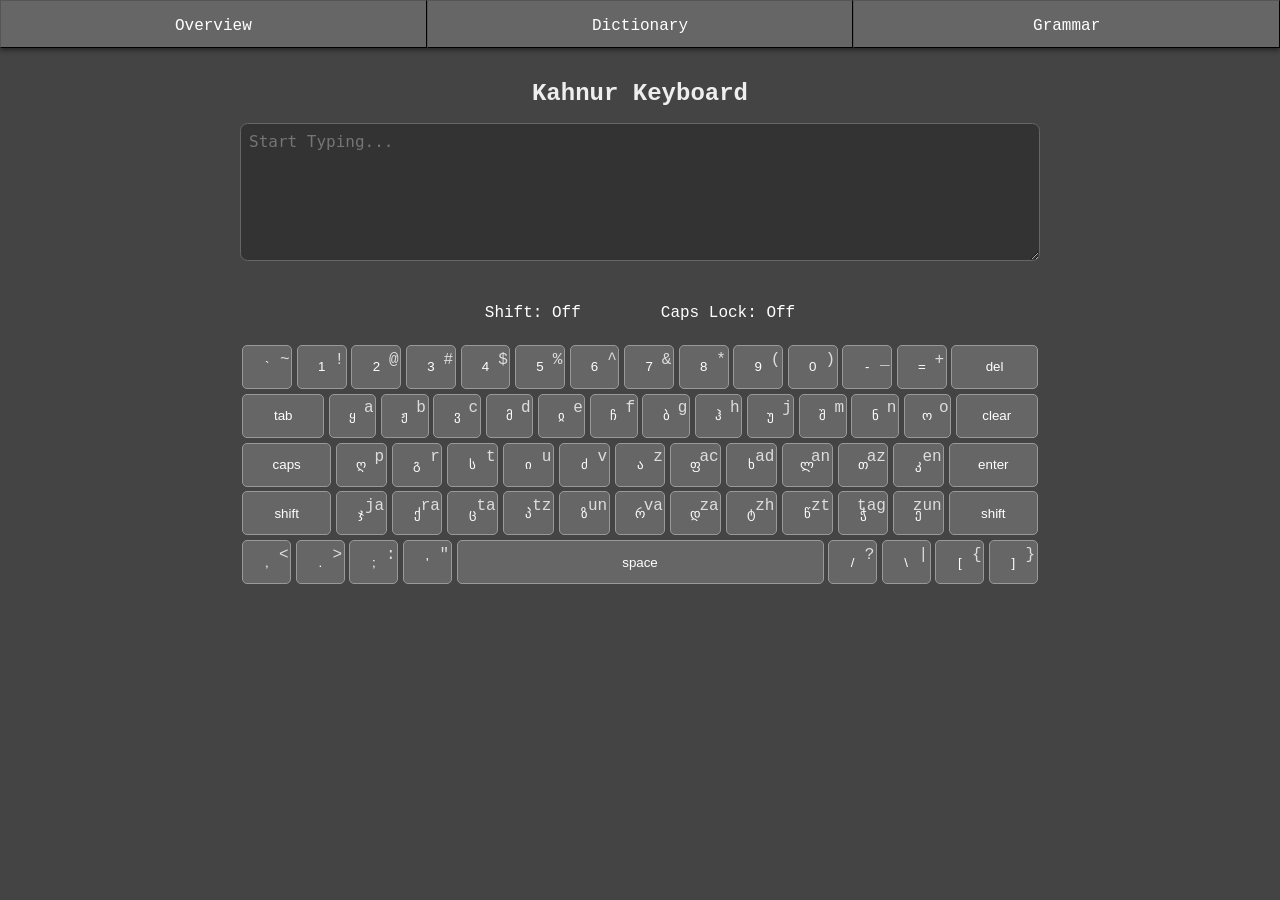
<file: keyboard/keyboard.html>
<!DOCTYPE html>
<html lang="en">
   <head>
      <meta charset="UTF-8">
      <meta name="viewport" content="width=device-width, initial-scale=1.0">
      <title>Keyboard</title>
      <link rel="stylesheet" href="../top_bar_style.css?v=4">
      <link rel="stylesheet" href="style.css?v=1">
   </head>

   <body>
      <div id="top_bar">
         <a href="../index.html">Overview</a>
         <a href="../dictionary/index.html">Dictionary</a>
         <a href="../grammar_rules/index.html">Grammar</a>
      </div>

      <div id="body">
         <h1>Kahnur Keyboard</h1>

         <div id="search_wrapper">
            <textarea id="search_bar" placeholder="Start Typing...""></textarea>
         </div>

         <div id="info">
            <p id="shift_info">Shift: Off</p>
            <p id="caps_info">Caps Lock: Off</p>
         </div>

         <div id="keys">
            <div class="row">
               <button>`<p class="skey">~</p></button>
               <button>1<p class="skey">!</p></button>
               <button>2<p class="skey">@</p></button>
               <button>3<p class="skey">#</p></button>
               <button>4<p class="skey">$</p></button>
               <button>5<p class="skey">%</p></button>
               <button>6<p class="skey">^</p></button>
               <button>7<p class="skey">&</p></button>
               <button>8<p class="skey">*</p></button>
               <button>9<p class="skey">(</p></button>
               <button>0<p class="skey">)</p></button>
               <button>-<p class="skey">_</p></button>
               <button>=<p class="skey">+</p></button>
               <button class="ignore" id="del">del</button>
            </div>
            <div class="row">
               <button class="ignore" id="tab">tab</button>
               <button>ყ<p class="skey alpha">a</p></button>
               <button>ჟ<p class="skey alpha">b</p></button>
               <button>ვ<p class="skey alpha">c</p></button>
               <button>მ<p class="skey alpha">d</p></button>
               <button>ჲ<p class="skey alpha">e</p></button>
               <button>ჩ<p class="skey alpha">f</p></button>
               <button>ბ<p class="skey alpha">g</p></button>
               <button>ჰ<p class="skey alpha">h</p></button>
               <button>უ<p class="skey alpha">j</p></button>
               <button>შ<p class="skey alpha">m</p></button>
               <button>ნ<p class="skey alpha">n</p></button>
               <button>ო<p class="skey alpha">o</p></button>
               <button class="ignore" id="clear">clear</button>
            </div>
            <div class="row">
               <button class="ignore" id="caps">caps</button>
               <button>ღ<p class="skey alpha">p</p></button>
               <button>გ<p class="skey alpha">r</p></button>
               <button>ს<p class="skey alpha">t</p></button>
               <button>ი<p class="skey alpha">u</p></button>
               <button>ძ<p class="skey alpha">v</p></button>
               <button>ა<p class="skey alpha">z</p></button>
               <button>ფ<p class="skey alpha">ac</p></button>
               <button>ხ<p class="skey alpha">ad</p></button>
               <button>ლ<p class="skey alpha">an</p></button>
               <button>თ<p class="skey alpha">az</p></button>
               <button>კ<p class="skey alpha">en</p></button>
               <button class="ignore" id="enter">enter</button>
            </div>
            <div class="row">
               <button class="ignore" id="shift">shift</button>
               <button>ჯ<p class="skey alpha">ja</p></button>
               <button>ქ<p class="skey alpha">ra</p></button>
               <button>ც<p class="skey alpha">ta</p></button>
               <button>პ<p class="skey alpha">tz</p></button>
               <button>ზ<p class="skey alpha">un</p></button>
               <button>რ<p class="skey alpha">va</p></button>
               <button>დ<p class="skey alpha">za</p></button>
               <button>ტ<p class="skey alpha">zh</p></button>
               <button>წ<p class="skey alpha">zt</p></button>
               <button>ჭ<p class="skey alpha">tag</p></button>
               <button>ე<p class="skey alpha">zun</p></button>
               <button class="ignore" id="rshift">shift</button>
            </div>
            <div class="row">
               <button>,<p class="skey">&lt;</p></button>
               <button>.<p class="skey">&gt;</p></button>
               <button>;<p class="skey">:</p></button>
               <button>'<p class="skey">"</p></button>
               <button class="ignore" id="space">space</button>
               <button>/<p class="skey">?</p></button>
               <button>\<p class="skey">|</p></button>
               <button>[<p class="skey">{</p></button>
               <button>]<p class="skey">}</p></button>
            </div>
         </div>
      </div>

      <script src="script.js?v=1"></script>
   </body>
</html>
</file>
<file: top_bar_style.css>
p, h1, h3, h4, a, ul, code, table, details, #top_bar, .entry {
   font-family: 'Courier New', Courier, monospace;
   color: white;
}

html {
   scroll-behavior: smooth;
}

body, #top_bar, #top_bar a {
   background-color: #444;
   margin: 0;
   padding: 0;
   box-sizing: border-box;
}

#body {
   max-width: 800px;
   margin: 0 auto;
   padding: 1rem 1rem;
}

h1 {
   margin-top: 1rem;
   margin-bottom: 1rem;
   color: #eee;
   user-select: none;
   font-size: 1.5rem;
   text-align: center;
}

h3 {
   font-size: 1.3rem;
   margin-top: 1.5rem;
   margin-bottom: 0.5rem;
   color: #eee;
   border-bottom: 1px solid #666; 
   padding-bottom: 0.25rem;
}

ul {
   list-style-position: inside;
   line-height: 1.6;
   padding-left: 1rem;
}

section {
   margin-bottom: 2rem;
}

section span {
   display: inline-block;
   margin-left: 1rem;
}

code {
   background-color: #333;
   color: #eee;
   font-family: 'Courier New', Courier, monospace;
   padding: 0.1rem 0.3rem;
   border-radius: 4px;
   font-size: 0.95rem;
}

p, pre, h3, h4, li {
   margin-bottom: 1rem;
   line-height: 1.6
}

table {
  width: 100%;
  border-collapse: collapse;
  margin-top: 1rem;
  margin-bottom: 1rem;
}

th, td {
  border: 1px solid #ccc;
  padding: 0.5rem 0.75rem;
}

thead {
  background-color: #333;
}

#top_bar {
   position: sticky;
   top: 0;
   z-index: 1000;
   box-shadow: 0 2px 5px #222;
   display: flex;
   width: 100%;
   height: 3rem;
   background-color: #333;
}

#top_bar a {
   flex: 1;
   padding: 1rem;
   cursor: pointer;
   user-select: none;
   border: #555 outset 1px;
   background-color: #666;
   transition: background-color .1s ease-in-out;
   text-decoration: none;
   color: inherit;
}

#top_bar a:hover {
   font-weight: bold;
   background-color: #777;
}

#top_bar a:active {
   background-color: #888;
}

#top_bar .selected {
   font-weight: bold;
   background-color: #bbb;
   color: #555;
   cursor: default;
}

#toc {
   display: block;
   user-select: none;
   margin: 1rem auto;
   max-width: 310px;
   text-align: center;
   background-color: #333;
   padding: 1rem;
   border-radius: 6px;
}

#toc summary {
   font-weight: bold;
   margin-bottom: 0.5rem;
   cursor: pointer;
   text-align: center;
}

a {
   color: #ffd700;
   text-decoration: none;
   margin: 0.2rem 0;
   text-align: center;
}

a:hover {
   text-decoration: underline;
}

@media (max-width: 600px) {
   #body {
      padding: 1.5rem 1.5rem;
   }

   #top_bar a {
      padding-left: 0;
      padding-right: 0;
      font-size: .8rem;
   }

   p, li, h3, code {
      font-size: .9rem;
      line-height: 1.4;
   }

   a {
      margin: 0;
   }

   th, td {
      padding: 0;
      text-align: center;
   }
}
</file>
<file: dictionary/style.css>
#sub_header {
   font-size: 1rem;
   margin-bottom: 1rem;
   color: #ccc;
   text-align: center;
}

#dictionary_container {
   padding: 1rem;
   max-width: 1000px;
   margin: auto;
}

#search_bar {
   width: 100%;
   padding: 0.5rem;
   font-size: 1rem;
   background-color: #333;
   color: white;
   border: 1px solid #666;
   text-align: left;
   transition: .1s background-color ease-in-out;
   border-radius: 7.5px;
}

#search_bar:focus {
   outline: 2px solid #999;
   background-color: #2a2a2a;
}

#dictionary {
   display: grid;
   grid-template-columns: repeat(auto-fit, minmax(300px, 1fr));
   gap: 1rem;
}

.entry {
   border: 1px solid #666;
   padding: 0.75rem;
   background-color: #555;
   box-shadow: 2px 2px 5px #222;
   position: relative;
   transition: .1s background-color ease-in-out;
   border-radius: 2.5px;
   display: flex;
   flex-direction: column;
   justify-content: space-between;
}

.entry:hover {
   background-color: #666;
   box-shadow: 3px 3px 6px #111;
}

.word {
   font-size: 1.2rem;
   font-weight: bold;
   color: #ffd700;
   display: block;
   text-align: left;
}

.description {
   font-size: 0.95rem;
   margin-bottom: 0.5rem;
}

.tags {
   margin-top: auto;
   display: flex;
   align-items: center;
   justify-content: center;
   flex-wrap: wrap;
   gap: 0.3rem;
}

.tag {
   font-size: 0.8rem;
   padding: 0.2rem 0.5rem;
   border-radius: 0.4rem;
   background-color: #444;
   color: #ddd;
}

.tag.noun {
   background-color: #ffc9cf;
   color: #7a243f;
}

.tag.measurement {
   background-color: #c9b1b5;
   color: #45252f;
}

.tag.pronoun {
   background-color: #ffc7fa;
   color: #7a247a;
}

.tag.determiner {
   background-color: #fec7bf;
   color: #7a3124;
}

.tag.verb {
   background-color: #d1ffcf;
   color: #296c21;
}

.tag.modal {
   background-color: #d7fda1;
   color: #4d6c21;
}

.tag.adjective {
   background-color: #fff59c;
   color: #6a5b00;
}

.tag.preposition {
   background-color: #d5f4f6;
   color: #146369;
}

.tag.particle {
   background-color: #a8c4c6;
   color: #2f4445;
}

.tag.interjection {
   background-color: #a5b0ff;
   color: #333b81;
}

.tag.numeral {
   background-color: #ffc192;
   color: #644017;
}

.tag.marker {
   background-color: #bd94f7;
   color: #3c125a;
}

.tag.connector {
   background-color: #d9a670;
   color: #3d2509;
}

.tag.parenthetical {
   background-color: #da9d84;
   color: #361f16;
}

#pagination {
   margin-top: 1.5rem;
   display: flex;
   justify-content: center;
   align-items: center;
   gap: 1rem;
}

#pagination button {
   background-color: #666;
   color: white;
   border: 1px solid #999;
   padding: 0.5rem 1rem;
   width: 3.5rem;
   height: 2.5rem;
   cursor: pointer;
   transition: .1s transform ease-in-out, .1s background-color ease-in-out;
}

#pagination button:disabled {
   opacity: 0.5;
   cursor: default;
}

#page_numbers {
   display: flex;
   gap: 0.3rem;
   align-items: center;
}

#page_numbers button {
   padding: 0.4rem 0.7rem;
   height: 2.5rem;
   width: 2.5rem;
}

#page_numbers .active {
   font-weight: bold;
   background-color: #999;
   cursor: default;
}

#pagination button:hover:not(.active):enabled {
   background-color: #777;
   transform: scale(1.25);
}

#pagination button:active:not(.active):enabled {
   background-color: #aaa;
   transform: scale(1);
}

.favorite_icon, #show_favorites {
   width: 1.5rem;
   height: 1.5rem;
   cursor: pointer;
   user-select: none;
   transition: .1s transform ease-in-out; 
}

.favorite_icon:hover, #show_favorites:hover {
   transform: scale(1.3);
}

.favorite_icon:active, #show_favorites:active {
   transform: scale(1);
}

.favorite_icon {
   position: absolute;
   top: 0.5rem;
   right: 0.5rem;
}

#search_wrapper {
   display: flex;
   align-items: center;
   justify-content: center;
   gap: 0.75rem;
   margin-bottom: 1.5rem;
}

.entry, #pagination button, .favorite_icon, #show_favorites {
   transform-origin: center;
}

@media (max-width: 600px) {
   #dictionary_container {
      padding: 1.5rem 1.5rem;
   }

   #dictionary {
      grid-template-columns: repeat(auto-fit, minmax(200px, 1fr));
   }
   
   #pagination {
      gap: .5rem;
   }

   #pagination button:not(#page_numbers button) {
      width: 2.5rem;
      height: 2.5rem;
      padding: 0.4rem 0.7rem;
   }
}
</file>
<file: keyboard/style.css>
#info {
   display: flex;
   align-items: center;
   justify-content: center;
   gap: 5rem;
}

#search_wrapper, .row {
   width: 100%;
   display: flex;
   align-items: center;
   justify-content: center;
}

#search_bar {
   width: 100%;
   height: 7.5rem;
   padding: 0.5rem;
   margin-bottom: 1.5rem;
   font-size: 1rem;
   background-color: #333;
   color: white;
   border: 1px solid #666;
   text-align: left;
   transition: .1s background-color ease-in-out;
   border-radius: 7.5px;
}

#search_bar:focus {
   outline: 2px solid #999;
   background-color: #2a2a2a;
}

.row button {
   width: 100%;
   height: 2.75rem;
   margin: 0.15rem 0.15rem;
   background-color: #666;
   color: white;
   border: 1px solid #999;
   border-radius: 5px;
   cursor: pointer;
   transition: .1s transform ease-in-out;
   position: relative;
}

.ignore {
   width: 200% !important;
}

#space {
   width: 1000% !important;
}

#space:hover {
   transform: scale(1.015) !important;
}

.row button:hover {
   background-color: #777;
   transform: scale(1.1);
}

.row button:active {
   background-color: #aaa;
   transform: scale(1);
}

.skey {
   position: absolute;
   top: 0.1rem;
   right: 0.1rem;
   margin: 0rem;
   padding: 0rem;
   color: #ddd;
   font-size: 1rem;
}
</file>
